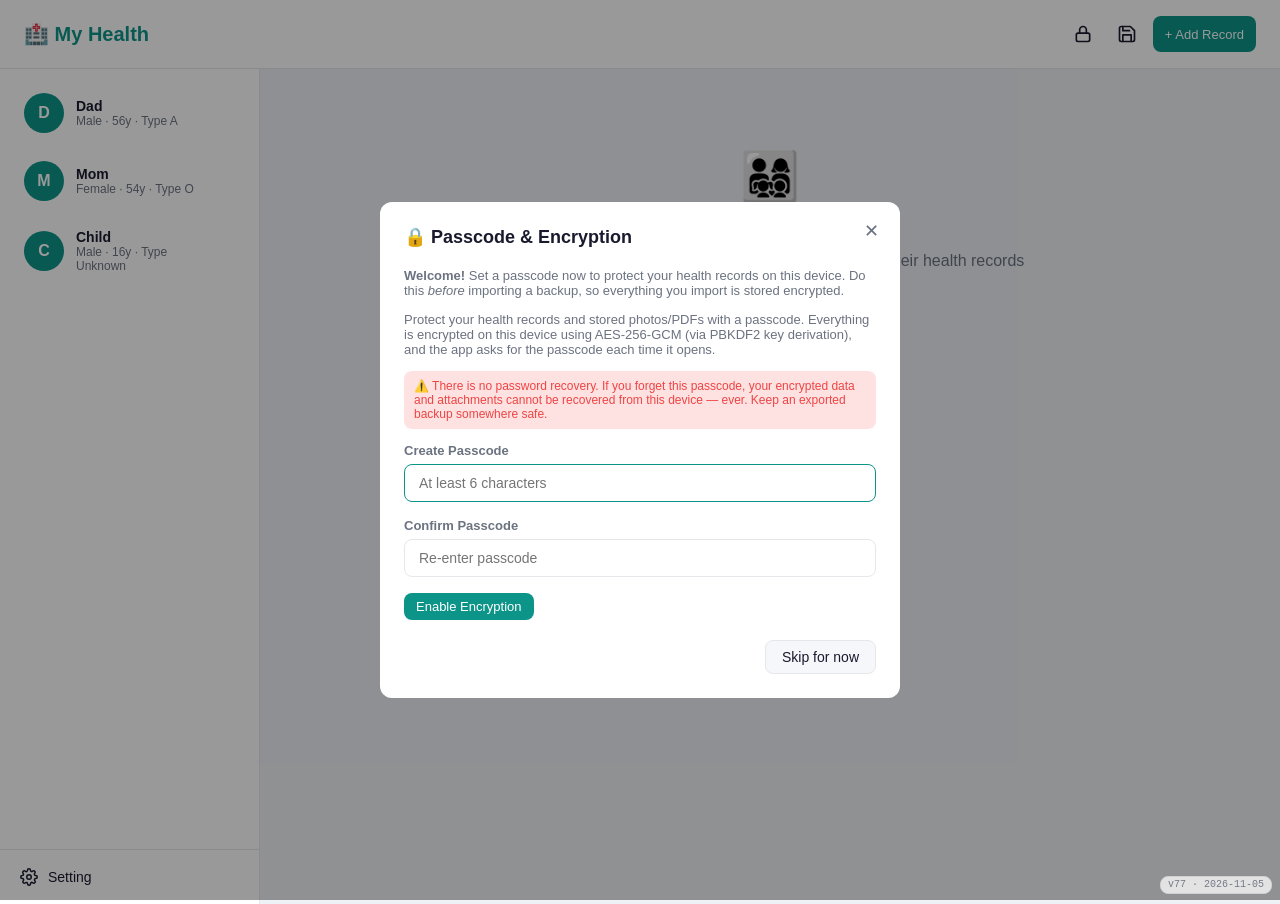
<file: index.html>
<!DOCTYPE html>
<html lang="en">
<head>
  <meta charset="UTF-8">

  <!-- ============================================================
       Content-Security-Policy —— 设计说明 / 风险评估（供以后审计或收紧策略时查阅）
       更新日期：2026-08-09

       目标：降低 XSS 的“利用后果”，而不是依赖它防住已知的输入转义问题
       （转义问题另见 escapeHtml() 的使用审计，已逐一走查全部 innerHTML /
       document.write 渲染路径，未发现未转义的用户输入）。

       1. script-src 用 'self'（外部 app.js 文件），而不是哈希白名单：
          - 本应用是纯静态单文件托管（无后端渲染），无法用随机 nonce（nonce 必须
            每次请求由服务端重新生成且不可预测；写死在静态 HTML 里的 nonce
            对攻击者同样可见，起不到防护作用）。
          - 曾经试过对内联 <script> 整块内容做 SHA-256 哈希白名单，但这个方案
            太脆弱：哈希必须和脚本字节内容精确匹配，本地算好之后 push 到
            GitHub Pages，字节发生了变化（具体原因未完全查清，可能是 git 在
            commit 时做了换行符/编码规整），导致部署后的哈希对不上，整个内联
            脚本被 CSP 拦截，App 白屏——本地测试完全正常，只有部署后才会炸，
            很难排查。
          - 现在把这段脚本整体挪到独立的 app.js 文件，用
            <script src="app.js"></script> 引入。外部脚本文件天然被
            script-src 'self' 覆盖，不需要哈希，也就没有这个脆弱性——同时防护
            效果不变：任何 XSS 注入的内联 <script> 或 onclick= 依然会被 CSP
            拦截，因为它们不是来自 app.js。
          - `scripts/update_csp_hash.py` 和 `.githooks/pre-commit` 是旧哈希方案
            用的维护脚本，现在已经不需要了，保留只是历史记录（可以删除）。

       2. 主文档里原来的 8 处 onclick="..." 已重构成 data-* 属性 + 一个
          document 级别的委托 click 监听器（见文末“Delegated click handler”），
          所以这 8 处不再需要 'unsafe-inline'。已确认：
          - 这 8 处内嵌的都是内部生成的 UUID（m.id / memberId），不是用户输入，
            所以重构前也没有属性逃逸风险，重构主要是为了让 CSP 能去掉
            'unsafe-inline'。
          - 早期版本里有 9 个打印/报告弹窗（printEmergency、printBPLog、
            insOpenPrintWindow 等）各自通过 window.open('','_blank') +
            document.write(...) 生成独立文档，带自己的一份显式 <meta> CSP
            （允许 style-src/script-src unsafe-inline，专为报告用的内联
            <style> 和打印按钮 onclick）。2026-09-20（v41–v44）更新：这套
            弹窗架构已经**全部退役**——9 个报告现在统一走同一个 #printContainer
            in-page 打印路径（见文末"In-app print reports"那段设计说明），
            不再创建任何独立 window/document，因此也就不再有第二份、更宽松
            的 CSP 需要维护或审计；本 <meta> CSP 是全站唯一一份，报告内容
            同样受它约束，不允许任何内联脚本或未加白名单哈希的内联样式。

       3. style-src 现在收紧为 'self'（不再保留 'unsafe-inline'）：
          - 2026-08-10 更新：主文档（index.html + app.js 里渲染主界面的部分）
            原来的约 285 处内联 style="..." 已经全部改造成预先生成的 CSS class
            （见 <style> 块末尾"Auto-generated utility classes"那一段，class 名
            是内容的哈希，机械化生成，保证跟原来的内联值逐字节一致，不是重新
            设计样式）。app.js 里另外 2 处 .style.cssText = '...' 也改成了对单
            个 CSSOM 属性逐条赋值（例如 canvas.style.display = 'block'）——这是
            因为 CSP 的 style-src 限制的是"设置整段内联样式"这个动作（style="..."
            属性本身、setAttribute('style',...)、.style.cssText 整体赋值），
            而不是"用 JS 改一个具体的 CSS 属性"，所以 el.style.width = pct + '%'
            这种逐属性赋值即使没有 unsafe-inline 也一直是允许的，本来就是解决
            "数值随渲染变化、没法提前生成 class"这类情况的标准写法（用在了存储
            空间进度条、保单表单的显示/隐藏切换）。
          - 2026-09-20（v41–v44）更新：上面第 2 点提到的"9 个打印弹窗各自带
            自己一份更宽松 CSP"这个例外已经不存在了——那套弹窗架构已整体退役，
            9 个报告现在都在本文档的 style-src 之下渲染，同样只能用下面这份
            预生成的 CSS class，不存在任何内联样式的例外。
          - 2026-09-23 更新：style-src 的哈希白名单方案已**整体废弃**，改成了
            跟上面第 1 点 script-src 完全一样的思路——把 <style> 块整体挪到
            外部 `styles.css` 文件，用 <link rel="stylesheet" href="styles.css">
            引入，style-src 直接写 'self'，不再需要任何哈希。原因：这套哈希
            方案在生产里已经两次把整个界面弄成"裸奔"（没有任何 CSS 生效）——
            一次是 2026-08-10 刚上线时完全没给 <style> 块留哈希（见下面 ⚠️
            段落），另一次是 v42（2026-09-20）由注释文字里恰好出现了字面意义
            上的 `<style>` 导致哈希提取脚本截错位置；v45 之后还发现过第三种
            变体——注释里出现字面意义上的 `*/` 提前把 CSS 注释截断，导致
            后面紧跟着的一条规则（当时是版本号角标那条）被浏览器整体丢弃、
            但哈希本身照样"算得出来"，CSP 也不报错，纯粹靠界面看着不对才发现。
            三次事故的共同点是：只要 <style> 块里的注释文字凑巧包含几个特定
            字符组合，就会在"哈希照算不误、CSP 毫无报错"的情况下让部分或全部
            样式在浏览器里失效，属于结构性问题，不是能靠"写注释时小心点"
            或"多测试一遍"彻底避免的——因此改用 'self' + 外部文件，跟 script-src
            的解法保持一致：浏览器校验的是"是不是同源的这个文件"，不再是
            "内容有没有一字不差"，普通编辑（包括改注释）不再可能触发这类问题。
            下面这段 ⚠️ 提醒和 `regen-style-hash.py` 脚本本身**只保留作历史
            记录**，说明当初为什么走了哈希这条路、又是怎么踩坑的——现在的
            style-src 已经不再依赖任何哈希，改 <style> 块（其实是 `styles.css`
            了）不需要跑这个脚本，也不需要同步 `_headers`。
          - 【以下这段是 2026-09-23 之前的旧方案记录，仅供历史参考，当前
            style-src 已改用 'self' + 外部 styles.css，不再适用】⚠️ 重要维护
            提醒：下面 style-src 里那个 'sha256-...' 是这个文件里
            <style> 块（从 <style> 到 </style> 之间，逐字节，含空白/换行）的
            哈希。这意味着：以后只要动了这个 <style> 块里的任何一条 CSS 规则
            ——哪怕只加一行——这个哈希就会失效，浏览器会整块拒绝这份样式表，
            页面会变成完全没有样式的原始 HTML（这正是 2026-08-10 第一次上线
            时出现过的真实事故：当时把 style-src 直接收紧成 'self' 又没给
            <style> 块留哈希，导致整个界面直接"裸奔"）。改完 CSS 之后，跑一下
            仓库里的 `python3 regen-style-hash.py`，把打印出来的新哈希同时
            贴进这里的 style-src 和 `_headers` 文件里对应的位置——两处必须
            完全一致，否则浏览器会按两份 CSP 取交集执行，只要有一份哈希不对，
            页面照样会裸奔。

       4. frame-ancestors 没有写进这个 <meta> 标签：
          - 这是 CSP 规范的限制，不是遗漏——frame-ancestors / sandbox 等指令
            通过 <meta http-equiv> 声明时会被浏览器直接忽略，只有通过 HTTP
            响应头（Content-Security-Policy 头）设置才生效。
          - 2026-08-10 更新：已解决——项目改为部署到 Cloudflare Pages，
            通过仓库根目录的 `_headers` 文件下发真正的 HTTP 响应头，
            其中包含 `frame-ancestors 'none'` 以及 `X-Frame-Options: DENY`
            作为旧浏览器的兜底。这个 <meta> CSP 和 `_headers` 里的 CSP
            会被浏览器同时强制执行（取交集，更严格的那个生效），两边内容
            保持一致即可，不会冲突。如果以后改了任一份 CSP 记得同步改
            另一份。GitHub Pages 仍可用于快速本地演示/测试，但不再是
            推荐的生产部署方式，因为它不支持自定义响应头，也就补不上
            点击劫持防护这一块。

       5. img-src 放开了 data: 和 blob:：
          - data: 用于内置的 SVG favicon 以及附件缩略图（图片/PDF 都是先转成
            data URL 存 IndexedDB，渲染时再用）。
          - blob: 用于附件查看器里 <img> 预览图片、以及下载按钮
            （a.href = blob URL）。
          - 这两个 scheme 都只会指向“本机内存里生成的内容”，不会被攻击者
            远程操控成外部地址，风险可控。
          - 2026-08-09 更新：PDF 预览已从 <iframe src="blob:..."> 改为用
            pdf.js 把 PDF 解码后逐页画到 <canvas> 上（做法与
            tax-tracker 一致），不再需要把 blob URL 交给浏览器自己的 PDF
            插件渲染，也就不再需要 frame-src 允许 blob:——干脆把
            frame-src 整条指令删掉，交给 default-src 'none' 兜底，直接禁止
            本页面被任何来源 <iframe> 嵌入内容，比之前的 'self' blob: 更严格。
          - worker-src 'self' 用于加载 ./lib/pdfjs-6.4.299/pdf.worker.min.mjs（pdf.js 的
            后台线程），vendored 在本地，不引入任何第三方源。

       6. connect-src 'self'：应用是离线优先、纯本地存储（IndexedDB），代码里
          没有 fetch()/XMLHttpRequest 调用，理论上可以设成 'none'，但留 'self'
          是为了不影响 Service Worker 自身的资源请求，且几乎不增加实际风险。
     ============================================================ -->
  <!-- v73: the Google hosts below exist only for the optional Google Drive sync
       (drive-sync.js): Google's sign-in script and the Drive API (appDataFolder only).
       The sign-in script is loaded on demand, never for people who do not connect Drive.
       Without Drive sync, remove them again to get the old fully-closed policy back. -->
  <meta http-equiv="Content-Security-Policy" content="
    default-src 'none';
    script-src 'self' https://accounts.google.com/gsi/client;
    style-src 'self' https://accounts.google.com/gsi/style;
    img-src 'self' data: blob:;
    font-src 'self';
    connect-src 'self' https://accounts.google.com/gsi/ https://www.googleapis.com https://oauth2.googleapis.com;
    frame-src https://accounts.google.com/gsi/;
    worker-src 'self';
    manifest-src 'self';
    object-src 'none';
    base-uri 'none';
    form-action 'none';
  ">

  <meta name="viewport" content="width=device-width, initial-scale=1.0">
  <title>My Health</title>
  <meta name="description" content="Health records tracker with on-device encryption, works offline as an installable app.">
  <meta name="theme-color" content="#0d9488">
  <meta name="apple-mobile-web-app-capable" content="yes">
  <meta name="apple-mobile-web-app-status-bar-style" content="black-translucent">
  <meta name="apple-mobile-web-app-title" content="My Health">
  <link rel="manifest" href="manifest.json">
  <link rel="icon" type="image/png" sizes="32x32" href="icons/icon-32.png">
  <link rel="icon" type="image/png" sizes="16x16" href="icons/icon-16.png">
  <link rel="icon" type="image/svg+xml" href="data:image/svg+xml,%3Csvg xmlns='http://www.w3.org/2000/svg' viewBox='0 0 64 64'%3E%3Cdefs%3E%3ClinearGradient id='g' x1='0' y1='0' x2='1' y2='1'%3E%3Cstop offset='0' stop-color='%234f7cff'/%3E%3Cstop offset='1' stop-color='%2310b981'/%3E%3C/linearGradient%3E%3C/defs%3E%3Crect width='64' height='64' rx='14' fill='url(%23g)'/%3E%3Cpath d='M32 15c-9-11-24-2-22 10 1.5 9 12 16 22 24 10-8 20.5-15 22-24 2-12-13-21-22-10z' fill='white' opacity='0.95'/%3E%3Crect x='27.5' y='24' width='9' height='22' rx='2' fill='%234f7cff'/%3E%3Crect x='20' y='31.5' width='24' height='9' rx='2' fill='%234f7cff'/%3E%3C/svg%3E">
  <link rel="apple-touch-icon" sizes="180x180" href="icons/icon-180.png">
  <link rel="shortcut icon" href="favicon.ico">
  <script src="lib/jszip.min.js"></script>
  <!--
    pdf.js is loaded from inside app.js via dynamic import(), not from a
    <script> tag here - see the pdfjsLibPromise comment in app.js for why
    (pdfjs-dist 4.x+ only ships ES module builds, and a `type="module"`
    tag here would race against app.js's own (classic, non-deferred) load
    order). Vendored locally at ./lib/pdfjs-6.4.299/pdf.min.mjs + ./lib/pdfjs-6.4.299/pdf.worker.min.mjs (v50: version-named folder)
    (pdfjs-dist) rather than a CDN, so script-src can stay 'self' with no
    CDN origin or SRI hash to keep in sync. Used by the attachment viewer
    to render PDF pages onto <canvas> instead of handing a blob URL to the
    browser's own PDF plugin (see openAttachment() in app.js for why).
  -->
  <link rel="stylesheet" href="styles.css">
</head>
<body>
  <div id="offlineBanner" class="s-99a28ff6">
    📶 You're offline — the app keeps working; changes are saved on this device.
  </div>
  <!-- Version badge: deliberately placed outside/above #appLockScreen's stacking context
       (z-index 10001 > lock screen's 9999) so it stays visible even before the passcode is
       entered. Text is filled in by app.js from APP_VERSION/APP_VERSION_DATE — this is a
       "what code shipped" label only, unrelated to whether data is unlocked. -->
  <div id="versionBadge" class="s-00642396"></div>
  <!-- Full-app lock screen, shown before ANY data loads when encryption is enabled -->
  <div id="appLockScreen" class="s-65a77d96">
    <div class="s-0e7d5f49">
      <div class="s-0f5283bc">🔒</div>
      <h2 class="s-bdfc2dc5">My Health is Locked</h2>
      <p class="s-02225414">Enter your passcode to unlock your data.</p>
      <div class="form-group">
        <input type="text" class="form-input s-passcode-mask" id="appLockPasscodeInput" placeholder="Passcode" autocomplete="off" autocapitalize="off" autocorrect="off" spellcheck="false" inputmode="none">
      </div>
      <div class="numpad" id="appLockNumpad">
        <button type="button" class="numpad-btn" data-numpad-digit="1">1</button>
        <button type="button" class="numpad-btn" data-numpad-digit="2">2</button>
        <button type="button" class="numpad-btn" data-numpad-digit="3">3</button>
        <button type="button" class="numpad-btn" data-numpad-digit="4">4</button>
        <button type="button" class="numpad-btn" data-numpad-digit="5">5</button>
        <button type="button" class="numpad-btn" data-numpad-digit="6">6</button>
        <button type="button" class="numpad-btn" data-numpad-digit="7">7</button>
        <button type="button" class="numpad-btn" data-numpad-digit="8">8</button>
        <button type="button" class="numpad-btn" data-numpad-digit="9">9</button>
        <button type="button" class="numpad-btn numpad-btn-action" id="appLockNumpadToggle" title="Passcode has letters? Switch to keyboard">⌨️</button>
        <button type="button" class="numpad-btn" data-numpad-digit="0">0</button>
        <button type="button" class="numpad-btn numpad-btn-action" id="appLockNumpadBackspace" title="Backspace">⌫</button>
      </div>
      <div id="appLockError" class="s-0100dc7f"></div>
      <button class="btn btn-primary s-8588e44d" id="btnAppLockUnlock">Unlock</button>
      <div id="appLockBioDivider" class="s-e5a1765a">or</div>
      <button class="btn btn-secondary s-6a99e687" id="btnAppLockBio">🫆 Unlock with Face ID / Fingerprint</button>
      <div class="lock-reset-wrap"><button type="button" class="lock-reset-link" id="btnAppLockReset">Forgot passcode? Reset app data</button></div>
    </div>
  </div>
  <div class="header">
    <div class="s-3b6fff87">
      <button class="sidebar-toggle" id="btnSidebarToggle" title="Show family members">☰</button>
      <div class="header-title">
        <h1>🏥 My Health</h1>
        <button type="button" class="sync-badge" id="driveSyncBadge" hidden></button>
      </div>
    </div>
    <div class="header-actions">
      <button class="btn btn-secondary btn-sm s-hidden" id="btnConflicts">⚠️ Conflicts (<span id="conflictCount">0</span>)</button>
      <input type="file" id="importFile" accept=".json,.zip" class="s-cb458930">
      <button type="button" class="icon-btn" id="btnLockHeader" title="Lock" aria-label="Lock">
        <svg viewBox="0 0 24 24" width="20" height="20" fill="none" stroke="currentColor" stroke-width="2" stroke-linecap="round" stroke-linejoin="round" aria-hidden="true"><rect x="4" y="11" width="16" height="10" rx="2"/><path d="M8 11V7a4 4 0 0 1 8 0v4"/></svg>
      </button>
      <button type="button" class="icon-btn" id="btnSaveHeader" title="Save backup (ZIP)" aria-label="Save backup (ZIP)">
        <svg viewBox="0 0 24 24" width="20" height="20" fill="none" stroke="currentColor" stroke-width="2" stroke-linecap="round" stroke-linejoin="round" aria-hidden="true"><path d="M19 21H5a2 2 0 0 1-2-2V5a2 2 0 0 1 2-2h11l5 5v11a2 2 0 0 1-2 2z"/><path d="M17 21v-8H7v8"/><path d="M7 3v5h8"/></svg>
      </button>
      <button class="btn btn-primary btn-sm" id="btnAddRecord">+ Add Record</button>
    </div>
  </div>
  <div class="container">
    <div class="sidebar-backdrop" id="sidebarBackdrop"></div>
    <div class="sidebar" id="sidebarPanel">
      <div class="member-list" id="memberList"></div>
      <div class="sidebar-reports" id="sidebarReports"></div>
      <div class="sidebar-foot">
        <button type="button" class="sidebar-setting" id="btnSettings">
          <svg viewBox="0 0 24 24" width="18" height="18" fill="none" stroke="currentColor" stroke-width="2" stroke-linecap="round" stroke-linejoin="round" aria-hidden="true"><circle cx="12" cy="12" r="3"/><path d="M19.4 15a1.65 1.65 0 0 0 .33 1.82l.06.06a2 2 0 1 1-2.83 2.83l-.06-.06a1.65 1.65 0 0 0-1.82-.33 1.65 1.65 0 0 0-1 1.51V21a2 2 0 1 1-4 0v-.09a1.65 1.65 0 0 0-1-1.51 1.65 1.65 0 0 0-1.82.33l-.06.06a2 2 0 1 1-2.83-2.83l.06-.06a1.65 1.65 0 0 0 .33-1.82 1.65 1.65 0 0 0-1.51-1H3a2 2 0 1 1 0-4h.09a1.65 1.65 0 0 0 1.51-1 1.65 1.65 0 0 0-.33-1.82l-.06-.06a2 2 0 1 1 2.83-2.83l.06.06a1.65 1.65 0 0 0 1.82.33h0a1.65 1.65 0 0 0 1-1.51V3a2 2 0 1 1 4 0v.09a1.65 1.65 0 0 0 1 1.51h0a1.65 1.65 0 0 0 1.82-.33l.06-.06a2 2 0 1 1 2.83 2.83l-.06.06a1.65 1.65 0 0 0-.33 1.82v0a1.65 1.65 0 0 0 1.51 1H21a2 2 0 1 1 0 4h-.09a1.65 1.65 0 0 0-1.51 1z"/></svg>
          <span class="sidebar-setting-label">Setting</span>
        </button>
      </div>
    </div>

    <div class="main" id="mainContent"></div>
  </div>

  <!-- Settings Modal -->
  <div class="modal-overlay" id="settingsModal">
    <div class="modal settings-modal">
      <div class="modal-header">⚙️ Setting</div>

      <div class="set-section">
        <div class="set-title">Family</div>
        <button type="button" class="set-row" id="btnAddMember" data-close-settings>➕ Add Member</button>
      </div>

      <div class="set-section">
        <div class="set-title">Backup &amp; transfer</div>
        <button type="button" class="set-row" id="btnExport" data-close-settings>📥 Export All</button>
        <button type="button" class="set-row" id="btnExportMember" data-close-settings>📤 Export Member</button>
        <button type="button" class="set-row" id="btnImport" data-close-settings>📥 Import</button>
        <button type="button" class="set-row" id="btnZip" data-close-settings>📦 Pack ZIP</button>
      </div>

      <div class="set-section">
        <div class="set-title">Security</div>
        <button type="button" class="set-row" id="btnSecurity" data-close-settings>🔒 Passcode &amp; biometrics</button>
        <div class="set-field">
          <label class="set-label" for="autoLockSelect">Auto-lock after inactivity</label>
          <select class="form-select" id="autoLockSelect">
            <option value="0">Off</option>
            <option value="1">1 minute</option>
            <option value="2">2 minutes</option>
            <option value="5">5 minutes</option>
            <option value="10">10 minutes</option>
            <option value="15">15 minutes</option>
            <option value="30">30 minutes</option>
          </select>
          <div class="set-hint" id="autoLockHint"></div>
        </div>
      </div>

      <div class="set-section">
        <div class="set-title">Google Drive sync</div>
        <div class="set-hint" id="driveStatus"></div>
        <button type="button" class="set-row" id="btnDriveConnect">☁️ Connect Google Drive</button>
        <button type="button" class="set-row" id="btnDriveSyncNow">🔄 Sync now</button>
        <button type="button" class="set-row" id="btnDriveDisconnect">⛔ Disconnect</button>
      </div>

      <div class="set-section">
        <div class="set-title">Storage</div>
        <button type="button" class="set-row" id="btnCompact">🗜️ Compact Photos</button>
        <button type="button" class="set-row" id="btnDedupePhotos">🧹 Remove duplicate photos</button>
        <div id="storageMeter" class="s-21aa4b42"></div>
      </div>

      <div class="set-section" id="setDangerSection">
        <div class="set-title">Danger zone</div>
        <button type="button" class="set-row set-row-danger" id="btnReset" data-close-settings>🗑️ Clear All Data</button>
      </div>

      <div class="modal-actions">
        <button class="btn btn-secondary" id="btnCloseSettings">Close</button>
      </div>
    </div>
  </div>

  <!-- Member Modal -->
  <div class="modal-overlay" id="memberModal">
    <div class="modal">
      <div class="modal-header">Add Family Member</div>
      <div class="form-row">
        <div class="form-group">
          <label class="form-label">Name *</label>
          <input class="form-input" id="mName" placeholder="e.g. Dad">
        </div>
        <div class="form-group">
          <label class="form-label">Chinese Name (optional)</label>
          <input class="form-input" id="mNameZh" placeholder="e.g. 爸爸">
        </div>
      </div>
      <div class="form-row">
        <div class="form-group">
          <label class="form-label">Avatar Letter (from Chinese name)</label>
          <select class="form-select" id="mNameZhAvatarIdx">
            <option value="1">1st character</option>
            <option value="2">2nd character</option>
            <option value="3">3rd character</option>
          </select>
        </div>
      </div>
      <div class="form-row">
        <div class="form-group">
          <label class="form-label">Gender</label>
          <select class="form-select" id="mGender">
            <option value="Male">Male</option>
            <option value="Female">Female</option>
          </select>
        </div>
        <div class="form-group">
          <label class="form-label">Birth Date</label>
          <input class="form-input" type="date" id="mBirth">
        </div>
      </div>
      <div class="form-row">
        <div class="form-group">
          <label class="form-label">Blood Type</label>
          <select class="form-select" id="mBlood">
            <option value="Unknown">Unknown</option>
            <option value="A">A</option>
            <option value="B">B</option>
            <option value="AB">AB</option>
            <option value="O">O</option>
          </select>
        </div>
        <div class="form-group">
          <label class="form-label">Height (cm)</label>
          <input class="form-input" type="number" id="mHeight" placeholder="170">
        </div>
      </div>
      <div class="form-group">
        <label class="form-label">Blood Type Test Report (optional)</label>
        <input type="file" id="mBloodAttachment" accept="image/*,.pdf" class="s-cb458930">
        <div class="file-input-area s-3f866ca0" id="bloodFileDropArea">
          <div class="s-c16bedce">📎 Click to attach proof (photo/PDF of blood test result)</div>
        </div>
        <div class="attachment-list" id="bloodAttachmentPreview"></div>
      </div>
      <div class="form-group">
        <label class="form-label">Allergies</label>
        <input class="form-input" id="mAllergies" placeholder="e.g. Penicillin, Peanuts (comma separated)">
      </div>
      <div class="form-group">
        <label class="form-label">Medical History</label>
        <textarea class="form-textarea" id="mHistory" placeholder="e.g. Hypertension for 5 years, appendectomy in 2020"></textarea>
      </div>
      <div class="form-group">
        <label class="form-label">Emergency Contact</label>
        <input class="form-input" id="mEmergency" placeholder="Name - Phone">
      </div>
      <div class="modal-actions">
        <button class="btn btn-secondary" id="btnCancelMember">Cancel</button>
        <button class="btn btn-primary" id="btnSaveMember">Save</button>
      </div>
    </div>
  </div>

  <!-- Record Modal -->
  <div class="modal-overlay" id="recordModal">
    <div class="modal">
      <div class="modal-header">Add Health Record</div>
      <div class="form-row">
        <div class="form-group" id="rDateGroup">
          <label class="form-label">Date</label>
          <input class="form-input" type="date" id="rDate">
        </div>
        <div class="form-group" id="rExpiryGroup" hidden>
          <label class="form-label">Expiry date (optional)</label>
          <input class="form-input" type="date" id="rExpiry">
        </div>
        <div class="form-group" id="rShareGroup" hidden>
          <div class="toggle-row">
            <label class="toggle-switch">
              <input type="checkbox" id="rShared">
              <span class="toggle-slider"></span>
            </label>
            <span class="cab-share-label">👪 Share with the whole family</span>
          </div>
          <div class="cab-share-note" id="rSharedNote"></div>
        </div>
        <div class="form-group" id="rTypeGroup">
          <label class="form-label">Type</label>
          <select class="form-select" id="rType">
            <option value="Checkup">🏥 Checkup</option>
            <option value="Vaccine">💉 Vaccine</option>
            <option value="Illness">🤒 Illness</option>
            <option value="Hospitalization">🚑 Hospitalization</option>
            <option value="Medication">💊 Medication</option>
            <option value="Lab Test">🔬 Lab Test</option>
            <option value="Monitoring">📊 Monitoring</option>
          </select>
        </div>
      </div>
      <div class="form-group">
        <label class="form-label" id="rTitleLabel">Title</label>
        <input class="form-input" id="rTitle" placeholder="e.g. Annual Physical">
      </div>

      <div id="vitalsSection">
        <label class="form-label">Vitals (Optional)</label>
        <div class="vitals-grid">
          <div class="vital-input">
            <input class="form-input" type="number" id="vSystolic" placeholder="120">
            <div class="vital-unit">Systolic mmHg</div>
          </div>
          <div class="vital-input">
            <input class="form-input" type="number" id="vDiastolic" placeholder="80">
            <div class="vital-unit">Diastolic mmHg</div>
          </div>
          <div class="vital-input">
            <input class="form-input" type="number" id="vHeartRate" placeholder="72">
            <div class="vital-unit">Heart Rate bpm</div>
          </div>
          <div class="vital-input">
            <input class="form-input" type="number" step="0.1" id="vTemp" placeholder="36.5">
            <div class="vital-unit">Temp °C</div>
          </div>
          <div class="vital-input">
            <input class="form-input" type="number" id="vGlucose" placeholder="5.6">
            <div class="vital-unit">Glucose mmol/L</div>
          </div>
          <div class="vital-input">
            <input class="form-input" type="number" step="0.1" id="vWeight" placeholder="65">
            <div class="vital-unit">Weight kg</div>
          </div>
        </div>
      </div>

      <div class="form-group s-a8129340">
        <label class="form-label" id="rDetailsLabel">Details</label>
        <textarea class="form-textarea" id="rDetails" placeholder="Symptoms, doctor notes, prescriptions..."></textarea>
      </div>
      <div class="form-group" id="rTagsGroup">
        <label class="form-label">Tags (comma separated)</label>
        <input class="form-input" id="rTags" placeholder="e.g. annual,cardio,followup">
      </div>

      <div class="form-group">
        <label class="form-label">Attachments (Photo / PDF)</label>
        <input type="file" id="rAttachments" multiple accept="image/*,.pdf" class="s-cb458930">
        <div class="file-input-area" id="fileDropArea">
          <div class="s-9cc6e2bf">📎</div>
          <div class="s-258b2104">Click to select files</div>
          <div class="s-b19c5286">JPG, PNG, PDF supported - stored in the app, click any attachment later to view it</div>
        </div>
        <div class="attachment-list" id="attachmentPreview"></div>
      </div>

      <div class="modal-actions">
        <button class="btn btn-secondary" id="btnCancelRecord">Cancel</button>
        <button class="btn btn-primary" id="btnSaveRecord">Save</button>
      </div>
    </div>
  </div>

  <!-- Report Preview Modal -->
  <div class="modal-overlay" id="reportModal">
    <div class="modal s-aa203e33">
      <div class="modal-header" id="reportModalTitle">Report Preview</div>
      <div id="reportModalSummary" class="s-29081c18"></div>
      <div id="reportModalAttachments"></div>
      <div class="modal-actions">
        <button class="btn btn-secondary" id="btnCancelReport">Close</button>
        <button class="btn btn-primary" id="btnPrintReport">👁️ View Report</button>
      </div>
    </div>
  </div>

  <!-- Attachment Viewer Modal (images/PDFs render in-page - no window.open,
       which flickers/opens behind the app when installed as a standalone PWA) -->
  <div class="modal-overlay" id="attachmentViewerModal">
    <div class="modal s-903e43f6">
      <div class="modal-header" id="attachmentViewerTitle">Attachment</div>
      <div id="attachmentViewerBody" class="s-b5219e15"></div>
      <div class="modal-actions">
        <button class="btn btn-secondary" id="btnCloseAttachmentViewer">Close</button>
        <a class="btn btn-primary s-8fdce8d5" id="btnDownloadAttachment" download>⬇️ Download</a>
      </div>
    </div>
  </div>

  <!-- Custom Reminder Modal -->
  <div class="modal-overlay" id="reminderModal">
    <div class="modal">
      <div class="modal-header" id="reminderModalTitle">Add Reminder</div>
      <div class="form-group">
        <label class="form-label">Title</label>
        <input class="form-input" id="cReminderTitle" placeholder="e.g. Hepatitis B Antibody Test">
      </div>
      <div class="form-row">
        <div class="form-group">
          <label class="form-label">Due Date</label>
          <input class="form-input" type="date" id="cReminderDate">
        </div>
        <div class="form-group">
          <label class="form-label">Repeat</label>
          <select class="form-select" id="cReminderRepeat">
            <option value="0">Does not repeat</option>
            <option value="6">Every 6 months</option>
            <option value="12">Every year</option>
            <option value="24">Every 2 years</option>
            <option value="36">Every 3 years</option>
            <option value="60">Every 5 years</option>
          </select>
        </div>
      </div>
      <div class="form-group">
        <label class="form-label">Notes (optional)</label>
        <input class="form-input" id="cReminderNotes" placeholder="e.g. Check titre level, bring past results">
      </div>
      <div class="modal-actions">
        <button class="btn btn-secondary" id="btnCancelReminder">Cancel</button>
        <button class="btn btn-primary" id="btnSaveReminder">Save</button>
      </div>
    </div>
  </div>

  <!-- Daily Plan: add/edit medicine -->
  <div class="modal-overlay" id="planItemModal">
    <div class="modal">
      <div class="modal-header" id="planItemModalTitle">Add medicine</div>
      <div class="form-row">
        <div class="form-group">
          <label class="form-label" for="piName">Name</label>
          <input class="form-input" id="piName" maxlength="80" placeholder="e.g. Amoxicillin">
        </div>
        <div class="form-group">
          <label class="form-label" for="piKind">Type</label>
          <select class="form-select" id="piKind">
            <option value="supplement">Supplement</option>
            <option value="medication">Medication</option>
          </select>
        </div>
      </div>
      <div class="form-row">
        <div class="form-group">
          <label class="form-label" for="piDose">Dose</label>
          <input class="form-input" id="piDose" maxlength="60" placeholder="e.g. 500 mg, 2 capsules">
        </div>
        <div class="form-group">
          <label class="form-label" for="piMeal">With food</label>
          <select class="form-select" id="piMeal">
            <option value="any">Any time</option>
            <option value="before">Before meal</option>
            <option value="with">With meal</option>
            <option value="after">After meal</option>
            <option value="empty">Empty stomach</option>
          </select>
        </div>
      </div>
      <div class="form-group">
        <label class="form-label" for="piPlan">Plan</label>
        <select class="form-select" id="piPlan"></select>
      </div>
      <div class="form-group">
        <label class="form-label" for="piMode">Schedule</label>
        <select class="form-select" id="piMode">
          <option value="slots">At set times of day</option>
          <option value="interval">Every N hours (e.g. every 8 hours)</option>
          <option value="asNeeded">As needed (log each dose)</option>
        </select>
      </div>
      <div id="piSlotsWrap">
        <div class="form-group">
          <label class="form-label">When</label>
          <div class="plan-slot-list" id="piSlots"></div>
        </div>
        <div class="form-group">
          <label class="form-label" for="piTime">Exact time (optional, when only one time of day is picked)</label>
          <input class="form-input" type="time" id="piTime">
        </div>
        <div class="form-group s-hidden" id="piStartSlotWrap">
          <label class="form-label" for="piStartSlot">First day starts with</label>
          <select class="form-input" id="piStartSlot"></select>
          <div class="plan-sub">Earlier times of day on the start date are not counted as skipped or missed.</div>
        </div>
      </div>
      <div id="piIntervalWrap" class="s-hidden">
        <div class="form-group">
          <label class="form-label" for="piHours">Hours between doses</label>
          <div class="plan-picker" id="piHoursPicker"></div>
          <input class="form-input" type="number" id="piHours" min="1" max="72" step="1" value="8" aria-label="Hours between doses">
        </div>
        <div class="form-group">
          <label class="form-label" for="piFirst">First dose at</label>
          <input class="form-input" type="time" id="piFirst">
          <div class="plan-sub" id="piFirstHint"></div>
        </div>
        <p class="plan-sub">The next dose is counted from the dose you actually take, so a late dose moves the next one later too. The app cannot ring an alarm - use your phone's alarm for night doses.</p>
      </div>
      <div class="form-group">
        <label class="form-label">Icon</label>
        <div class="plan-picker" id="piIconPicker"></div>
      </div>
      <div class="form-group">
        <label class="form-label">Color</label>
        <div class="plan-picker" id="piColorPicker"></div>
      </div>
      <div class="form-row">
        <div class="form-group">
          <label class="form-label" for="piStart">Start date</label>
          <input class="form-input" type="date" id="piStart">
        </div>
        <div class="form-group">
          <label class="form-label" for="piEnd">End date (optional)</label>
          <input class="form-input" type="date" id="piEnd">
        </div>
      </div>
      <div class="plan-sub" id="piDateHint"></div>
      <div class="form-group">
        <label class="form-label" for="piNote">Note (optional)</label>
        <input class="form-input" id="piNote" maxlength="200" placeholder="e.g. finish the whole course">
      </div>
      <div class="plan-sub plan-ok" id="piMsg" role="status"></div>
      <div class="modal-actions">
        <button class="btn btn-danger s-hidden" id="btnDeletePlanItem">Delete</button>
        <button class="btn btn-secondary" id="btnCancelPlanItem">Cancel</button>
        <button class="btn btn-secondary" id="btnSaveAddAnother">Save &amp; add another</button>
        <button class="btn btn-primary" id="btnSavePlanItem">Save</button>
      </div>
    </div>
  </div>

  <!-- Daily Plan: plan (course) -->
  <div class="modal-overlay" id="planEditModal">
    <div class="modal">
      <div class="modal-header" id="planEditTitle">New plan</div>
      <div class="form-group">
        <label class="form-label" for="plName">Plan name</label>
        <input class="form-input" id="plName" maxlength="80" placeholder="e.g. Flu - Dr Lim">
      </div>
      <div class="form-group">
        <label class="form-label" for="plNote">Note (optional)</label>
        <input class="form-input" id="plNote" maxlength="200" placeholder="e.g. clinic, reason, doctor's advice">
      </div>
      <div class="form-row">
        <div class="form-group">
          <label class="form-label" for="plStart">Start date</label>
          <input class="form-input" type="date" id="plStart">
        </div>
        <div class="form-group">
          <label class="form-label" for="plEnd">End date (optional)</label>
          <input class="form-input" type="date" id="plEnd">
        </div>
      </div>
      <p class="plan-sub">Medicines in a plan follow its dates unless you give a medicine its own.</p>
      <div id="plDanger" class="plan-danger s-hidden">
        <button class="btn btn-secondary btn-sm" id="btnClearPlanHistory">Delete calendar history…</button>
        <button class="btn btn-danger btn-sm" id="btnDeletePlan">Delete plan…</button>
      </div>
      <div class="modal-actions">
        <button class="btn btn-secondary" id="btnCancelPlan">Cancel</button>
        <button class="btn btn-primary" id="btnSavePlan">Save</button>
      </div>
    </div>
  </div>

  <!-- Daily Plan: skip a dose (optional reason goes into that day's note) -->
  <div class="modal-overlay" id="planSkipModal">
    <div class="modal">
      <div class="modal-header">Skip this dose?</div>
      <p class="plan-sub">Optional - tap a reason to add it to today's note.</p>
      <div class="plan-picker" id="planSkipChips"></div>
      <div class="modal-actions">
        <button class="btn btn-secondary" id="btnCancelSkip">Cancel</button>
        <button class="btn btn-primary" id="btnConfirmSkip">Skip dose</button>
      </div>
    </div>
  </div>

  <!-- Daily Plan: one calendar day -->
  <div class="modal-overlay" id="planDayModal">
    <div class="modal">
      <div class="modal-header" id="planDayTitle"></div>
      <div id="planDayBody"></div>
      <div class="modal-actions">
        <button class="btn btn-danger btn-sm" id="btnDeleteDay">Delete this day…</button>
        <button class="btn btn-secondary btn-sm" id="btnAddDayRecord">+ Add record</button>
        <button class="btn btn-secondary" id="btnClosePlanDay">Close</button>
        <button class="btn btn-primary" id="btnSaveDayNotes">Save notes</button>
      </div>
    </div>
  </div>

  <!-- Daily Plan: time-slot names and times (per member) -->
  <div class="modal-overlay" id="planSlotsModal">
    <div class="modal">
      <div class="modal-header">⏱ Time slots</div>
      <p class="plan-sub">Set when each part of the day usually is for this person. Past history is not affected.</p>
      <div class="plan-slot-edit"><input class="form-input" id="psLabel_morning" maxlength="20" aria-label="Morning name"><input class="form-input" type="time" id="psTime_morning" aria-label="Morning time"></div>
      <div class="plan-slot-edit"><input class="form-input" id="psLabel_noon" maxlength="20" aria-label="Noon name"><input class="form-input" type="time" id="psTime_noon" aria-label="Noon time"></div>
      <div class="plan-slot-edit"><input class="form-input" id="psLabel_evening" maxlength="20" aria-label="Evening name"><input class="form-input" type="time" id="psTime_evening" aria-label="Evening time"></div>
      <div class="plan-slot-edit"><input class="form-input" id="psLabel_bedtime" maxlength="20" aria-label="Bedtime name"><input class="form-input" type="time" id="psTime_bedtime" aria-label="Bedtime time"></div>
      <div class="modal-actions">
        <button class="btn btn-secondary" id="btnCancelPlanSlots">Cancel</button>
        <button class="btn btn-primary" id="btnSavePlanSlots">Save</button>
      </div>
    </div>
  </div>

  <!-- Conflict Review Modal (build order step 5) -->
  <div class="modal-overlay" id="conflictModal">
    <div class="modal s-conflict-modal">
      <div class="modal-header">⚠️ Review Conflicting Edits</div>
      <div class="s-06d0d891">
        These fields or entries were edited on both sides since the last sync. Your device's version is showing for each right now — pick which to keep, or (where offered) keep both as separate entries.
      </div>
      <div id="conflictListBody"></div>
      <div class="modal-actions">
        <button class="btn btn-secondary" id="btnCloseConflicts">Close</button>
      </div>
    </div>
  </div>

  <!-- Security / Encryption Modal -->
  <div class="modal-overlay" id="securityModal">
    <div class="modal">
      <div class="modal-header">🔒 Passcode &amp; Encryption</div>
      <div id="securitySetupSection">
        <p class="s-20172216 s-hidden" id="secFirstRunIntro">
          <strong>Welcome!</strong> Set a passcode now to protect your health records on this device.
          Do this <em>before</em> importing a backup, so everything you import is stored encrypted.
        </p>
        <p class="s-20172216">
          Protect your health records and stored photos/PDFs with a passcode. Everything is encrypted on this
          device using AES-256-GCM (via PBKDF2 key derivation), and the app asks for the passcode each time it opens.
        </p>
        <p class="s-52b1c46e">
          ⚠️ There is no password recovery. If you forget this passcode, your encrypted data and attachments
          cannot be recovered from this device — ever. Keep an exported backup somewhere safe.
        </p>
        <div class="form-group">
          <label class="form-label">Create Passcode</label>
          <input type="text" class="form-input s-passcode-mask" id="secPasscode1" placeholder="At least 6 characters" autocomplete="off" autocapitalize="off" autocorrect="off" spellcheck="false">
        </div>
        <div class="form-group">
          <label class="form-label">Confirm Passcode</label>
          <input type="text" class="form-input s-passcode-mask" id="secPasscode2" placeholder="Re-enter passcode" autocomplete="off" autocapitalize="off" autocorrect="off" spellcheck="false">
        </div>
        <div id="secSetupError" class="s-e36c2361"></div>
        <button class="btn btn-primary btn-sm" id="btnEnableEncryption">Enable Encryption</button>
      </div>
      <div id="securityManageSection" class="s-93b8ea5b">
        <div class="s-bab615f4">
          <span class="tag tag-green">🔒 Encryption ON</span>
          <span id="secLockStatus" class="s-c16bedce"></span>
        </div>
        <div class="s-c1a0f1ad">
          <button class="btn btn-secondary btn-sm" id="btnLockNow">🔒 Lock Now</button>
          <button class="btn btn-secondary btn-sm" id="btnReencryptAll">Re-encrypt All Attachments</button>
          <button class="btn btn-danger btn-sm" id="btnDisableEncryption">Disable Encryption</button>
        </div>
        <p class="s-c16bedce">💡 When you click Export / Pack ZIP, you'll get to choose per-export whether to encrypt that backup file.</p>

        <div id="bioSection" class="s-632bb11a">
          <div class="s-06847bd2">🫆 Face ID / Touch ID / Fingerprint</div>
          <div id="bioNotSupported" class="s-e984adc0">This browser or device doesn't support biometric unlock (WebAuthn platform authenticator with PRF).</div>
          <div id="bioEnrollBox" class="s-93b8ea5b">
            <p class="s-c2c1a4cf">Unlock with your device's Face ID / Touch ID / fingerprint instead of typing your passcode every time. Confirm your current passcode once to set this up on this device.</p>
            <div class="form-group">
              <input type="text" class="form-input s-passcode-mask" id="bioConfirmPasscode" placeholder="Current passcode" autocomplete="off" autocapitalize="off" autocorrect="off" spellcheck="false">
            </div>
            <div id="bioSetupError" class="s-e36c2361"></div>
            <button class="btn btn-secondary btn-sm" id="btnEnableBiometric">Enable Biometric Unlock</button>
          </div>
          <div id="bioEnabledBox" class="s-0add2754">
            <span class="tag tag-green">🫆 Biometric unlock ON (this device)</span>
            <button class="btn btn-danger btn-sm" id="btnRemoveBiometric">Remove</button>
          </div>
          <p class="s-8f340078">Biometric unlock is a per-device convenience: it's set up separately on each device/browser and never leaves this device.</p>
        </div>
      </div>
      <div class="modal-actions">
        <button class="btn btn-secondary" id="btnCloseSecurity">Close</button>
      </div>
    </div>
  </div>

  <!-- Unlock Modal (lazy prompt, shown only when an encrypted attachment is opened/added) -->
  <div class="modal-overlay" id="unlockModal">
    <div class="modal s-ffad898c">
      <div class="modal-header">🔒 Unlock Attachments</div>
      <p class="s-d163f8c4">Enter your passcode to view or add encrypted attachments.</p>
      <button class="btn btn-secondary s-50204300" id="btnBioUnlock">🫆 Unlock with Face ID / Fingerprint</button>
      <div id="bioUnlockDivider" class="s-79e8385f">or enter passcode</div>
      <div class="form-group">
        <input type="text" class="form-input s-passcode-mask" id="unlockPasscodeInput" placeholder="Passcode" autocomplete="off" autocapitalize="off" autocorrect="off" spellcheck="false" inputmode="none">
      </div>
      <div class="numpad" id="unlockNumpad">
        <button type="button" class="numpad-btn" data-numpad-digit="1">1</button>
        <button type="button" class="numpad-btn" data-numpad-digit="2">2</button>
        <button type="button" class="numpad-btn" data-numpad-digit="3">3</button>
        <button type="button" class="numpad-btn" data-numpad-digit="4">4</button>
        <button type="button" class="numpad-btn" data-numpad-digit="5">5</button>
        <button type="button" class="numpad-btn" data-numpad-digit="6">6</button>
        <button type="button" class="numpad-btn" data-numpad-digit="7">7</button>
        <button type="button" class="numpad-btn" data-numpad-digit="8">8</button>
        <button type="button" class="numpad-btn" data-numpad-digit="9">9</button>
        <button type="button" class="numpad-btn numpad-btn-action" id="unlockNumpadToggle" title="Passcode has letters? Switch to keyboard">⌨️</button>
        <button type="button" class="numpad-btn" data-numpad-digit="0">0</button>
        <button type="button" class="numpad-btn numpad-btn-action" id="unlockNumpadBackspace" title="Backspace">⌫</button>
      </div>
      <div id="unlockError" class="s-e36c2361"></div>
      <div class="modal-actions">
        <button class="btn btn-secondary" id="btnUnlockCancel">Cancel</button>
        <button class="btn btn-primary" id="btnUnlockSubmit">Unlock</button>
      </div>
    </div>
  </div>

  <!-- Export Options Modal (encrypt-or-not toggle, shown before every export/backup download) -->
  <div class="modal-overlay" id="exportOptionsModal">
    <div class="modal s-40b89493">
      <div class="modal-header" id="exportOptionsTitle">Export Backup</div>
      <div class="toggle-row s-c58d5bea">
        <label class="toggle-switch">
          <input type="checkbox" id="exportEncryptToggle" checked>
          <span class="toggle-slider"></span>
        </label>
        <span class="s-21bd5059">🔒 Encrypt this backup</span>
      </div>
      <div id="exportEncryptOnNote" class="s-afed93ca"></div>
      <div id="exportPasscodeFields" class="s-93b8ea5b">
        <div class="form-group">
          <label class="form-label">Set a Passcode for This Backup</label>
          <input type="text" class="form-input s-passcode-mask" id="exportPasscode1" placeholder="At least 6 characters" autocomplete="off" autocapitalize="off" autocorrect="off" spellcheck="false">
        </div>
        <div class="form-group">
          <label class="form-label">Confirm Passcode</label>
          <input type="text" class="form-input s-passcode-mask" id="exportPasscode2" placeholder="Re-enter passcode" autocomplete="off" autocapitalize="off" autocorrect="off" spellcheck="false">
        </div>
        <p class="s-c16bedce">This passcode is only for this file — remember it, it's not saved anywhere. You'll need it (and this exact file) to import it back later.</p>
      </div>
      <p id="exportPlaintextWarning" class="s-3c9db3aa">
        ⚠️ 明文备份不含密码保护，请妥善保管 — anyone with this file can open it directly.
      </p>
      <div id="exportOptionsError" class="s-0c35d232"></div>
      <div class="modal-actions">
        <button class="btn btn-secondary" id="btnExportOptionsCancel">Cancel</button>
        <button class="btn btn-primary" id="btnExportOptionsConfirm">📥 Download</button>
      </div>
    </div>
  </div>

  <!-- Google Drive connect dialog (drive-sync.js) -->
  <div class="modal-overlay" id="driveConnectModal">
    <div class="modal">
      <div class="modal-header">☁️ Connect Google Drive</div>
      <div id="drivePasscodeGroup">
        <p class="s-d163f8c4">Your data is encrypted with your passcode before it is uploaded, so Google only ever stores a scrambled copy. Use the same passcode on every device you connect.</p>
        <div class="form-group">
          <label class="form-label">Your passcode</label>
          <input type="text" class="form-input s-passcode-mask" id="drivePasscodeInput" placeholder="Passcode" autocomplete="off" autocapitalize="off" autocorrect="off" spellcheck="false">
        </div>
      </div>
      <p class="s-d163f8c4" id="driveSignInNote">Passcode accepted. Next, sign in with the Google account whose Drive should hold the data. The app can only reach its own hidden folder, not your other files.</p>
      <div id="driveConnectError" class="s-0c35d232"></div>
      <div class="modal-actions">
        <button class="btn btn-secondary" id="btnDriveConnectCancel">Cancel</button>
        <button class="btn btn-primary" id="btnDriveConnectGo">Continue</button>
      </div>
    </div>
  </div>

  <!-- Import Passcode Modal (shown when the imported file is an encrypted backup) -->
  <div class="modal-overlay" id="importPasscodeModal">
    <div class="modal s-ffad898c">
      <div class="modal-header">🔒 Encrypted Backup</div>
      <p class="s-d163f8c4">This backup file is encrypted. Enter the passcode it was created with.</p>
      <div class="form-group">
        <input type="text" class="form-input s-passcode-mask" id="importPasscodeInput" placeholder="Passcode" autocomplete="off" autocapitalize="off" autocorrect="off" spellcheck="false">
      </div>
      <div id="importPasscodeError" class="s-e36c2361"></div>
      <div class="modal-actions">
        <button class="btn btn-secondary" id="btnImportPasscodeCancel">Cancel</button>
        <button class="btn btn-primary" id="btnImportPasscodeSubmit">Decrypt & Import</button>
      </div>
    </div>
  </div>

  <div id="printContainer"></div>

  <script src="merge-engine.js"></script>
  <script src="app.js"></script>
  <script src="drive-sync.js"></script>
</body>
</html>
</file>
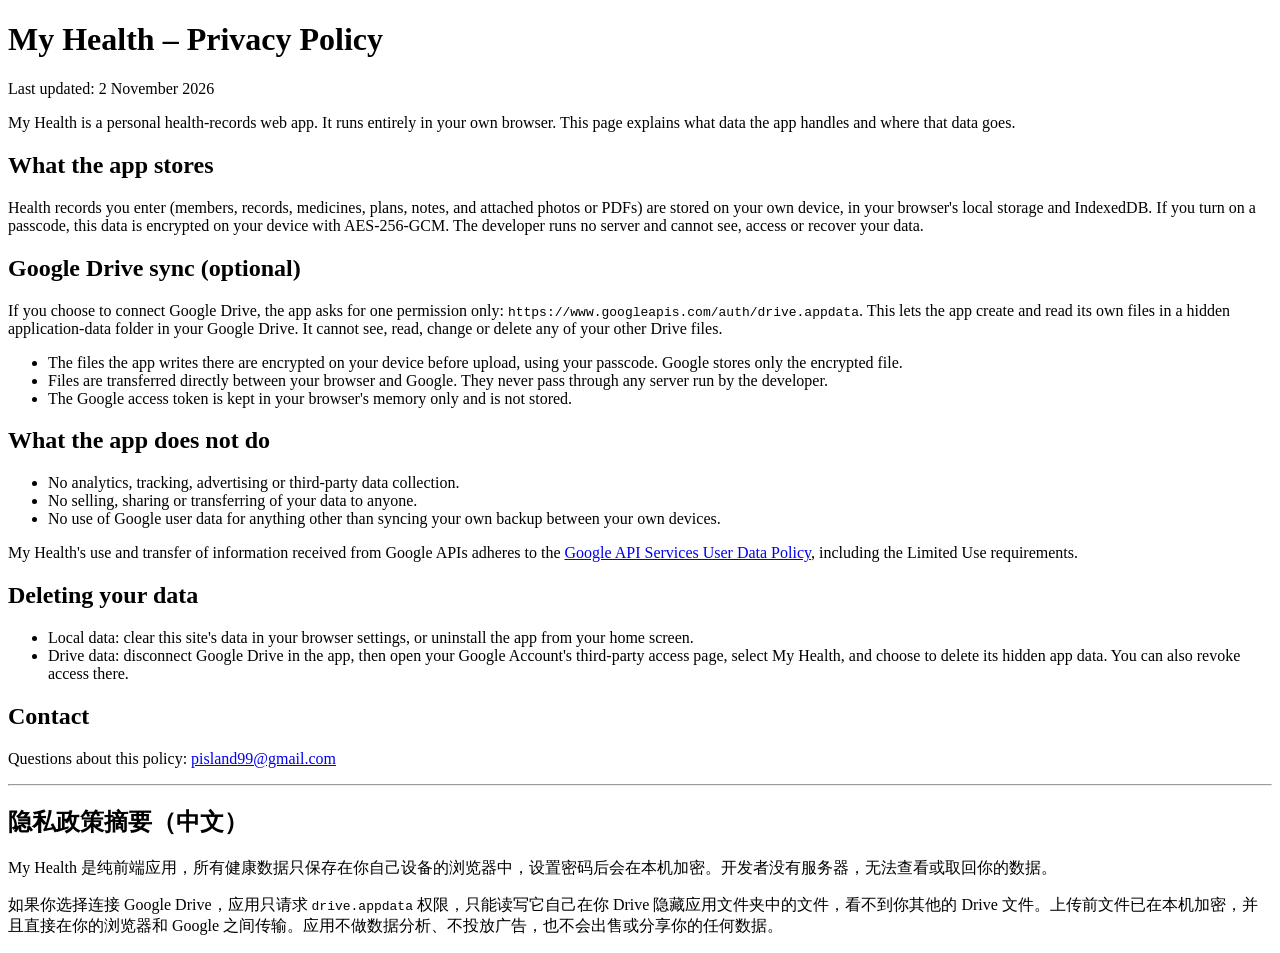
<file: privacy.html>
<!DOCTYPE html>
<html lang="en">
<head>
  <meta charset="utf-8">
  <meta name="viewport" content="width=device-width, initial-scale=1">
  <meta name="color-scheme" content="light dark">
  <title>My Health – Privacy Policy</title>
</head>
<body>
  <main>
    <h1>My Health – Privacy Policy</h1>
    <p>Last updated: 2 November 2026</p>

    <p>My Health is a personal health-records web app. It runs entirely in your own browser. This page explains what data the app handles and where that data goes.</p>

    <h2>What the app stores</h2>
    <p>Health records you enter (members, records, medicines, plans, notes, and attached photos or PDFs) are stored on your own device, in your browser's local storage and IndexedDB. If you turn on a passcode, this data is encrypted on your device with AES-256-GCM. The developer runs no server and cannot see, access or recover your data.</p>

    <h2>Google Drive sync (optional)</h2>
    <p>If you choose to connect Google Drive, the app asks for one permission only: <code>https://www.googleapis.com/auth/drive.appdata</code>. This lets the app create and read its own files in a hidden application-data folder in your Google Drive. It cannot see, read, change or delete any of your other Drive files.</p>
    <ul>
      <li>The files the app writes there are encrypted on your device before upload, using your passcode. Google stores only the encrypted file.</li>
      <li>Files are transferred directly between your browser and Google. They never pass through any server run by the developer.</li>
      <li>The Google access token is kept in your browser's memory only and is not stored.</li>
    </ul>

    <h2>What the app does not do</h2>
    <ul>
      <li>No analytics, tracking, advertising or third-party data collection.</li>
      <li>No selling, sharing or transferring of your data to anyone.</li>
      <li>No use of Google user data for anything other than syncing your own backup between your own devices.</li>
    </ul>
    <p>My Health's use and transfer of information received from Google APIs adheres to the <a href="https://developers.google.com/terms/api-services-user-data-policy">Google API Services User Data Policy</a>, including the Limited Use requirements.</p>

    <h2>Deleting your data</h2>
    <ul>
      <li>Local data: clear this site's data in your browser settings, or uninstall the app from your home screen.</li>
      <li>Drive data: disconnect Google Drive in the app, then open your Google Account's third-party access page, select My Health, and choose to delete its hidden app data. You can also revoke access there.</li>
    </ul>

    <h2>Contact</h2>
    <p>Questions about this policy: <a href="mailto:pisland99@gmail.com">pisland99@gmail.com</a></p>

    <hr>

    <h2>隐私政策摘要（中文）</h2>
    <p>My Health 是纯前端应用，所有健康数据只保存在你自己设备的浏览器中，设置密码后会在本机加密。开发者没有服务器，无法查看或取回你的数据。</p>
    <p>如果你选择连接 Google Drive，应用只请求 <code>drive.appdata</code> 权限，只能读写它自己在你 Drive 隐藏应用文件夹中的文件，看不到你其他的 Drive 文件。上传前文件已在本机加密，并且直接在你的浏览器和 Google 之间传输。应用不做数据分析、不投放广告，也不会出售或分享你的任何数据。</p>
  </main>
</body>
</html>
</file>
<file: styles.css>
/* My Health — main stylesheet
   Extracted from index.html's inline <style> block on 2026-09-23, as part of
   moving style-src off byte-exact hash-locking and onto 'self' (same fix
   already used for script-src / app.js). See the CSP design-note comment
   in index.html (section 3, style-src) for the full history of why. */

    :root {
      --bg: #f5f7fa;
      --surface: #ffffff;
      --text: #1a1a2e;
      --text-secondary: #6b7280;
      --primary: #0d9488;
      --primary-light: #ccfbf1;
      --danger: #ef4444;
      --danger-light: #fee2e2;
      --warning: #f59e0b;
      --warning-light: #fef3c7;
      --success: #10b981;
      --success-light: #d1fae5;
      --border: #e5e7eb;
      --radius: 12px;
      --shadow: 0 1px 3px rgba(0,0,0,0.1);
    }
    * { box-sizing: border-box; margin: 0; padding: 0; }
    body { font-family: -apple-system, BlinkMacSystemFont, 'Segoe UI', sans-serif; background: var(--bg); color: var(--text); }

    .header { background: var(--surface); padding: 16px 24px; border-bottom: 1px solid var(--border); display: flex; align-items: center; justify-content: space-between; flex-wrap: wrap; gap: 8px; }
    .header h1 { font-size: 20px; font-weight: 700; color: var(--primary); }
    .header-actions { display: flex; gap: 8px; flex-wrap: wrap; }
    .btn { padding: 8px 16px; border-radius: 8px; border: none; cursor: pointer; font-size: 14px; font-weight: 500; transition: all 0.2s; }
    .btn-primary { background: var(--primary); color: white; }
    .btn-primary:hover { opacity: 0.9; }
    .btn-secondary { background: var(--bg); color: var(--text); border: 1px solid var(--border); }
    .btn-secondary:hover { background: var(--border); }
    .btn-danger { background: var(--danger-light); color: var(--danger); }
    .btn-sm { padding: 6px 12px; font-size: 13px; }

    .container { display: flex; height: calc(100vh - 65px); position: relative; }
    .sidebar { width: 260px; background: var(--surface); border-right: 1px solid var(--border); overflow-y: auto; flex-shrink: 0; transition: transform 0.25s ease; display: flex; flex-direction: column; }
    .main { flex: 1; overflow-y: auto; padding: 20px; min-width: 0; }
    .sidebar-toggle { display: none; }
    .sidebar-backdrop { display: none; }

    @media (max-width: 768px) {
      .sidebar-toggle {
        display: inline-flex; align-items: center; justify-content: center;
        width: 36px; height: 36px; border-radius: 8px; border: 1px solid var(--border);
        background: var(--surface); font-size: 18px; cursor: pointer; flex-shrink: 0;
      }
      .container { display: block; height: calc(100vh - 65px); }
      .sidebar {
        position: fixed; top: 65px; left: 0; bottom: 0;
        width: 82%; max-width: 300px; z-index: 200;
        transform: translateX(-100%);
        box-shadow: 2px 0 16px rgba(0,0,0,0.2);
      }
      .sidebar.open { transform: translateX(0); }
      .sidebar-backdrop.open {
        display: block; position: fixed; top: 65px; left: 0; right: 0; bottom: 0;
        background: rgba(0,0,0,0.35); z-index: 150;
      }
      .main { width: 100%; padding: 16px; }
    }

    /* Tablet (touch, wider than phone): collapse sidebar to an avatar-only
       rail by default; tap the toggle to expand it as an overlay, same
       mechanics as the mobile off-canvas sidebar. Scoped to touch-only
       pointers (hover:none + pointer:coarse) rather than a width breakpoint,
       so it targets tablets specifically and never affects mouse-driven
       desktops/laptops, no matter their window width. */
    @media (min-width: 769px) and (hover: none) and (pointer: coarse) {
      .sidebar-toggle {
        display: inline-flex; align-items: center; justify-content: center;
        width: 36px; height: 36px; border-radius: 8px; border: 1px solid var(--border);
        background: var(--surface); font-size: 18px; cursor: pointer; flex-shrink: 0;
      }
      .sidebar {
        width: 76px;
        transition: width 0.22s ease;
      }
      .sidebar .member-list { padding: 12px 6px; }
      .sidebar .member-item { justify-content: center; gap: 0; padding: 10px 4px; }
      .sidebar .member-info,
      .sidebar .add-member-btn,
      .sidebar #storageMeter,
      .sidebar .member-delete { display: none; }

      .sidebar.open {
        position: fixed; top: 65px; left: 0; bottom: 0;
        width: 82%; max-width: 300px; z-index: 200;
        box-shadow: 2px 0 16px rgba(0,0,0,0.2);
      }
      .sidebar.open .member-list { padding: 12px; }
      .sidebar.open .member-item { justify-content: flex-start; gap: 12px; padding: 12px; }
      .sidebar.open .member-info,
      .sidebar.open .add-member-btn,
      .sidebar.open #storageMeter { display: block; }
      /* Touch devices don't reliably fire :hover, so once expanded show the
         delete "x" outright instead of relying on hover-to-reveal. */
      .sidebar.open .member-delete { display: flex; opacity: 1; }

      .sidebar-backdrop.open {
        display: block; position: fixed; top: 65px; left: 0; right: 0; bottom: 0;
        background: rgba(0,0,0,0.35); z-index: 150;
      }
    }

    .member-list { padding: 12px; }
    .member-item { display: flex; align-items: center; gap: 12px; padding: 12px; border-radius: var(--radius); cursor: pointer; transition: all 0.2s; margin-bottom: 4px; }
    .member-item:hover { background: var(--bg); }
    .member-item.active { background: var(--primary-light); }
    .member-avatar { width: 40px; height: 40px; border-radius: 50%; background: var(--primary); color: white; display: flex; align-items: center; justify-content: center; font-weight: 600; font-size: 16px; }
    .member-info { flex: 1; }
    .member-name { font-weight: 600; font-size: 14px; }
    .member-meta { font-size: 12px; color: var(--text-secondary); }
    .add-member-btn { width: calc(100% - 24px); margin: 0 12px 12px; }

    .card { background: var(--surface); border-radius: var(--radius); padding: 20px; margin-bottom: 16px; box-shadow: var(--shadow); }
    .card-title { font-size: 16px; font-weight: 700; margin-bottom: 16px; display: flex; align-items: center; gap: 8px; }

    .stats-grid { display: grid; grid-template-columns: repeat(auto-fit, minmax(120px, 1fr)); gap: 12px; }
    .stat-box { background: var(--bg); border-radius: 10px; padding: 16px; text-align: center; }
    .stat-value { font-size: 24px; font-weight: 700; color: var(--primary); }
    .stat-label { font-size: 12px; color: var(--text-secondary); margin-top: 4px; }

    .info-grid { display: grid; grid-template-columns: repeat(2, 1fr); gap: 12px; }
    .info-item { display: flex; flex-direction: column; gap: 4px; }
    .info-label { font-size: 12px; color: var(--text-secondary); text-transform: uppercase; letter-spacing: 0.5px; }
    .info-value { font-size: 15px; font-weight: 600; }
    .tag { display: inline-block; padding: 2px 8px; border-radius: 12px; font-size: 12px; font-weight: 500; }
    .tag-red { background: var(--danger-light); color: var(--danger); }
    .tag-green { background: var(--success-light); color: var(--success); }
    .tag-yellow { background: var(--warning-light); color: var(--warning); }
    .tag-gray { background: var(--bg); color: var(--text-secondary); border: 1px solid var(--border); }


    .timeline { position: relative; padding-left: 24px; }
    .timeline::before { content: ''; position: absolute; left: 7px; top: 0; bottom: 0; width: 2px; background: var(--border); }
    .timeline-item { position: relative; margin-bottom: 20px; }
    .timeline-dot { position: absolute; left: -20px; top: 4px; width: 12px; height: 12px; border-radius: 50%; background: var(--primary); border: 2px solid var(--surface); }
    .timeline-dot.red { background: var(--danger); }
    .timeline-dot.yellow { background: var(--warning); }
    .timeline-dot.green { background: var(--success); }
    .timeline-dot.purple { background: #8b5cf6; }
    .timeline-content { background: var(--bg); border-radius: 12px; padding: 14px 16px; border: 1px solid var(--border); }
    .timeline-date { font-size: 12px; color: var(--text-secondary); font-variant-numeric: tabular-nums; }
    .timeline-title { font-weight: 700; font-size: 15px; margin-top: 8px; line-height: 1.35; }
    .timeline-desc { font-size: 13px; color: var(--text-secondary); margin-top: 4px; white-space: pre-wrap; }
    .timeline-tags { display: flex; gap: 6px; margin-top: 8px; flex-wrap: wrap; }

    .chart-container { height: 200px; position: relative; }
    .chart-svg { width: 100%; height: 100%; }

    .reminder-list { display: flex; flex-direction: column; gap: 8px; }
    .reminder-item { display: flex; align-items: center; gap: 12px; padding: 12px; background: var(--bg); border-radius: 10px; }
    .reminder-icon { width: 36px; height: 36px; border-radius: 50%; display: flex; align-items: center; justify-content: center; font-size: 16px; }
    .reminder-icon.overdue { background: #eceff3; }
    .reminder-icon.upcoming { background: var(--warning-light); }
    .reminder-icon.ok { background: var(--success-light); }
    .reminder-text { flex: 1; }
    .reminder-title { font-weight: 600; font-size: 14px; }
    .reminder-date { font-size: 12px; color: var(--text-secondary); }

    .modal-overlay { position: fixed; inset: 0; background: rgba(0,0,0,0.4); display: none; align-items: center; justify-content: center; z-index: 100; }
    /* Attachment viewer can be opened from inside another modal (e.g. the record
       modal) - it must always render above whichever modal is already open,
       regardless of each element's position in the HTML source order. */
    #attachmentViewerModal { z-index: 200; background: rgba(0,0,0,0.85); }
    .modal-overlay.active { display: flex; }
    .modal { background: var(--surface); border-radius: var(--radius); width: 90%; max-width: 520px; max-height: 90vh; overflow-y: auto; padding: 24px; position: relative; }
    .modal-close-x { position: absolute; top: 14px; right: 14px; cursor: pointer; font-size: 18px; line-height: 1; width: 30px; height: 30px; display: flex; align-items: center; justify-content: center; border-radius: 50%; color: var(--text-secondary); z-index: 5; }
    .modal-close-x:hover { background: var(--bg); color: var(--text); }

    .toggle-switch { position: relative; display: inline-block; width: 44px; height: 24px; flex-shrink: 0; }
    .toggle-switch input { opacity: 0; width: 0; height: 0; }
    .toggle-slider { position: absolute; cursor: pointer; inset: 0; background: var(--border); border-radius: 24px; transition: 0.2s; }
    .toggle-slider::before { content: ""; position: absolute; height: 18px; width: 18px; left: 3px; bottom: 3px; background: white; border-radius: 50%; transition: 0.2s; }
    .toggle-switch input:checked + .toggle-slider { background: var(--primary); }
    .toggle-switch input:checked + .toggle-slider::before { transform: translateX(20px); }
    .toggle-switch input:disabled + .toggle-slider { opacity: 0.5; cursor: not-allowed; }
    .toggle-row { display: flex; align-items: center; gap: 12px; }
    .modal-header { font-size: 18px; font-weight: 700; margin-bottom: 20px; padding-right: 32px; }
    .form-group { margin-bottom: 16px; }
    .form-label { display: block; font-size: 13px; font-weight: 600; margin-bottom: 6px; color: var(--text-secondary); }
    .form-input, .form-select, .form-textarea { width: 100%; padding: 10px 14px; border: 1px solid var(--border); border-radius: 8px; font-size: 14px; background: var(--surface); color: var(--text); }
    .form-input:focus, .form-select:focus, .form-textarea:focus { outline: none; border-color: var(--primary); }
    .form-textarea { min-height: 80px; resize: vertical; }
    .form-row { display: grid; grid-template-columns: 1fr 1fr; gap: 12px; }
    .modal-actions { display: flex; gap: 8px; justify-content: flex-end; margin-top: 20px; }

    .tabs { display: flex; gap: 4px; margin-bottom: 16px; background: var(--bg); padding: 4px; border-radius: 10px; }
    .tab { flex: 1; padding: 8px; text-align: center; border-radius: 8px; cursor: pointer; font-size: 13px; font-weight: 500; border: none; background: transparent; color: var(--text-secondary); }
    .tab.active { background: var(--surface); color: var(--text); box-shadow: var(--shadow); }


    .vitals-grid { display: grid; grid-template-columns: repeat(3, 1fr); gap: 12px; }
    .vital-input { text-align: center; }
    .vital-input .form-input { text-align: center; font-size: 18px; font-weight: 700; }
    .vital-unit { font-size: 12px; color: var(--text-secondary); margin-top: 2px; }

    .attachment-list { display: flex; flex-direction: column; gap: 8px; margin-top: 12px; }
    .attachment-item { display: flex; align-items: center; gap: 10px; padding: 10px 12px; background: var(--bg); border-radius: 8px; cursor: pointer; transition: all 0.2s; }
    .attachment-item:hover { background: var(--primary-light); }
    .attachment-thumb { width: 48px; height: 48px; border-radius: 6px; object-fit: cover; background: var(--border); display: flex; align-items: center; justify-content: center; font-size: 20px; overflow: hidden; }
    .attachment-thumb img { width: 100%; height: 100%; object-fit: cover; border-radius: 6px; }
    .attachment-info { flex: 1; min-width: 0; }
    .attachment-name { font-size: 13px; font-weight: 500; white-space: nowrap; overflow: hidden; text-overflow: ellipsis; }
    .attachment-path { font-size: 11px; color: var(--text-secondary); white-space: nowrap; overflow: hidden; text-overflow: ellipsis; }
    .attachment-remove { padding: 4px 8px; font-size: 12px; color: var(--danger); cursor: pointer; border-radius: 4px; }
    .attachment-remove:hover { background: var(--danger-light); }

    .file-input-area { border: 2px dashed var(--border); border-radius: 10px; padding: 20px; text-align: center; cursor: pointer; transition: all 0.2s; }
    .file-input-area:hover { border-color: var(--primary); background: var(--primary-light); }
    .file-input-area input { display: none; }

    .empty-state { text-align: center; padding: 60px 20px; color: var(--text-secondary); }
    .member-delete { width: 24px; height: 24px; border-radius: 50%; display: flex; align-items: center; justify-content: center; font-size: 18px; color: var(--text-secondary); cursor: pointer; opacity: 0; transition: all 0.2s; }
    .member-item:hover .member-delete { opacity: 1; }
    .member-delete:hover { background: var(--danger-light); color: var(--danger); }

    /* ===== Auto-generated utility classes (CSP hardening, 2026-08-10) =====
       Replaces every inline style="..." attribute in the main app UI (index.html
       + app.js) so style-src can drop 'unsafe-inline'. Each class name is a hash
       of its exact declaration block, generated mechanically from the original
       inline values -- so this is a 1:1 move, not a redesign; rendering should be
       byte-for-byte identical to before. Do not hand-edit class NAMES here (they
       must match the hash of their content) -- edit values, or add new ones, via
       the same generation approach if this file changes again.
       As of v41-v44 (2026-09-20) this also covers the 9 print reports
       (printEmergency, printBPLog, insOpenPrintWindow, etc.) -- they used
       to write out separate popup documents with their own more permissive
       CSP, but that popup architecture has been fully retired, superseded
       by the shared in-page #printContainer approach below; the reports now
       render under this same style-src and use only these classes plus the
       .pr-, .pe-, .pir-, .rpt- report classes further down, no inline style
       attributes anywhere. */
.s-00642396 { position:fixed;right:8px;bottom:6px;z-index:10001;font-size:10px;line-height:1;color:var(--text-secondary);background:var(--surface);border:1px solid var(--border);border-radius:8px;padding:3px 7px;opacity:0.75;pointer-events:none;font-family:monospace; }
.s-0100dc7f { color:var(--danger);font-size:12px;margin-bottom:12px;text-align:center; }
.s-02225414 { text-align:center;font-size:13px;color:var(--text-secondary);margin-bottom:20px; }
.s-06847bd2 { font-weight:600;font-size:13px;margin-bottom:8px; }
.s-06d0d891 { font-size:12px;color:var(--text-secondary);margin-bottom:12px; }
.s-0add2754 { display:none;align-items:center;gap:10px;flex-wrap:wrap; }
.s-0c35d232 { color:var(--danger);font-size:12px;margin-top:8px; }
.s-0cc925bc { margin-left:auto;display:flex;gap:8px; }
.s-0e7d5f49 { max-width:380px;width:100%;background:var(--surface);border-radius:var(--radius);padding:32px;box-shadow:var(--shadow); }
.s-0f5283bc { text-align:center;font-size:40px;margin-bottom:12px; }
.s-140c3f9b { display:flex;align-items:flex-start;justify-content:space-between;gap:8px; }
.s-1952d609 { display:flex;gap:8px; }
.s-198fb7f4 { background:var(--bg);padding:10px 12px;border-radius:8px; }
.s-19e87f8e { opacity:1; }
.s-20172216 { font-size:13px;color:var(--text-secondary);margin-bottom:14px; }
.s-21aa4b42 { margin-top:10px;padding:8px 10px;font-size:11px;color:var(--text-secondary);background:var(--bg);border-radius:8px; }
.s-21bd5059 { font-size:14px;font-weight:600; }
.s-2447f692 { display:flex;justify-content:space-between;align-items:center; }
.s-244a7f30 { text-align:left; }
.s-258b2104 { font-size: 13px; color: var(--text-secondary); }
.s-29081c18 { font-size:13px;color:var(--text-secondary);margin-bottom:16px; }
.s-2c4ad88d { height:6px;background:#e2e8f0;border-radius:999px;overflow:hidden;margin:5px 0; }
.s-33a0a182 { display:flex;justify-content:space-between;align-items:center;margin-bottom:8px; }
.s-3b6fff87 { display:flex;align-items:center;gap:10px; }
.s-3c9db3aa { display:none;font-size:12px;background:var(--warning-light);color:#92620a;padding:8px 10px;border-radius:8px; }
.s-3d9b1e10 { padding:20px;text-align:center;color:var(--text-secondary);font-size:13px; }
.s-3f866ca0 { padding:12px; }
.s-40b89493 { max-width:420px; }
.s-441dff46 { font-size: 48px; margin-bottom: 16px; }
.s-50204300 { display:none;width:100%;margin-bottom:10px; }
.s-51f2817c { color:var(--text-secondary);font-size:13px; }
.s-52b1c46e { font-size:12px;background:var(--danger-light);color:var(--danger);padding:8px 10px;border-radius:8px;margin-bottom:14px; }
.s-58aba575 { cursor:pointer; }
.s-5c9fd965 { white-space:pre-wrap; }
.s-5ea608c5 { font-weight:400;color:var(--text-secondary); }
.s-605d40a3 { font-size:14px;font-weight:400;color:var(--text-secondary); }
.s-61908f99 { padding:40px;text-align:center;color:#dc2626; }
.s-632bb11a { border-top:1px solid var(--border);margin-top:16px;padding-top:14px; }
.s-65a77d96 { position:fixed;inset:0;background:var(--bg);z-index:9999;display:none;align-items:center;justify-content:center;padding:20px; }
.s-6a99e687 { display:none;width:100%; }
.s-7137c2f6 { display:flex;flex-wrap:wrap;gap:8px; }
.s-72724f51 { margin-top:16px;padding-top:16px;border-top:1px solid var(--border); }
.s-738e228b { font-size:22px;font-weight:700; }
.s-78f6f2c9 { margin-top:12px; }
.s-79744520 { margin-top:12px;display:flex;gap:8px;flex-wrap:wrap;align-items:center; }
.s-79e8385f { display:none;text-align:center;font-size:11px;color:var(--text-secondary);margin:6px 0; }
.s-828bc405 { margin-top:6px;font-size:14px;line-height:1.6; }
.s-8588e44d { width:100%; }
.s-8f340078 { font-size:11px;color:var(--text-secondary);margin-top:8px; }
.s-8fdce8d5 { text-decoration:none; }
.s-903e43f6 { max-width:95vw; width:95vw; max-height:88vh; padding:0; display:flex; flex-direction:column; overflow:hidden; }
.s-903e43f6 .modal-header { flex-shrink:0; margin-bottom:0; padding:16px 16px 10px; word-break:break-all; }
.s-903e43f6 .modal-actions { flex-shrink:0; margin-top:0; padding:14px 16px; border-top:1px solid var(--border-color); flex-wrap:wrap; }
.s-9155c939 { color:var(--text-secondary); }
.s-93b8ea5b { display:none; }
.s-99a28ff6 { display:none;position:fixed;top:0;left:0;right:0;z-index:10000;background:#f59e0b;color:#1a1a2e;font-size:12px;text-align:center;padding:4px 8px; }
.s-9cc6e2bf { font-size: 24px; margin-bottom: 8px; }
.s-a043ed1c { font-size:13px;font-weight:600; }
.s-a251dbd6 { display:flex; align-items:center; gap:16px; margin-bottom:20px; }
.s-a2d48c76 { margin-bottom:0; }
.s-a8129340 { margin-top: 16px; }
.s-aa203e33 { max-width:600px; }
.s-af9923da { cursor:pointer;font-size:13px;color:var(--primary); }
.s-afed93ca { font-size:12px;color:var(--text-secondary);margin-bottom:10px; }
.s-b19c5286 { font-size: 11px; color: var(--text-secondary); margin-top: 4px; }
.s-b5219e15 { display:flex;flex-direction:column;align-items:center;gap:12px;flex:1 1 auto;min-height:0;overflow-y:auto;background:var(--bg);padding:12px 16px; }
.s-b9373de3 { color:var(--text-secondary);text-align:center;padding:40px; }
.s-bab615f4 { display:flex;align-items:center;gap:10px;margin-bottom:16px;flex-wrap:wrap; }
.s-bdfc2dc5 { text-align:center;font-size:18px;margin-bottom:8px; }
.s-c16bedce { font-size:12px;color:var(--text-secondary); }
.s-c1a0f1ad { display:flex;gap:8px;margin-bottom:16px;flex-wrap:wrap; }
.s-c2c1a4cf { font-size:12px;color:var(--text-secondary);margin-bottom:8px; }
.s-c58d5bea { margin-bottom:10px; }
.s-c6889a29 { max-height:260px;overflow-y:auto; }
.s-cb458930 { display:none; }
.s-cf36fb90 { color:var(--primary); }
.s-d163f8c4 { font-size:13px;color:var(--text-secondary);margin-bottom:12px; }
.s-d3277930 { margin-bottom: 16px; }
.s-d79ce2bc { margin-top:8px; }
.s-da0fa578 { display:flex;gap:8px;margin-top:4px; }
.s-db2a3573 { padding:40px;text-align:center;color:var(--muted,#666); }
.s-dbb46795 { font-size: 20px; margin-bottom: 8px; }
.s-e36c2361 { color:var(--danger);font-size:12px;margin-bottom:8px; }
.s-e5a1765a { display:none;text-align:center;font-size:11px;color:var(--text-secondary);margin:12px 0; }
.s-e984adc0 { display:none;font-size:12px;color:var(--text-secondary); }
.s-ea8a0de7 { font-weight:600;font-size:13px; }
.s-ebc463b1 { font-size:12px;color:var(--text-secondary);margin-top:6px; }
.s-ec1740b6 { margin-right:10px;flex-shrink:0; }
.s-ef34e083 { display:flex;gap:4px;flex-shrink:0; }
.s-f18fd9a2 { width:56px;height:56px;border-radius:50%;background:var(--primary);color:white;display:flex;align-items:center;justify-content:center;font-size:24px;font-weight:700; }
.s-f86ef290 { margin-top:4px;font-size:12px; }
.s-ffad898c { max-width:380px; }

    /* Added by hand for the style="..." attrs whose values were genuinely dynamic
       (per-render) -- these couldn't be auto-extracted since their content isn't
       valid CSS until the template literal resolves. See app.js:
       updateStorageMeter(). */
    .s-hidden { display:none; }
    /* Conflict Review Modal's width override -- was a leftover raw style="max-width:640px"
       attribute that survived the original inline-style cleanup and was silently blocked by
       CSP (no 'unsafe-inline'), so this modal was stuck at the default .modal max-width. */
    .s-conflict-modal { max-width:640px; }
    /* All 8 passcode fields in this app (unlock screen, security settings, export/import)
       intentionally use type="text" + this CSS mask instead of type="password". They're
       local encryption passcodes, not website login credentials, but Chrome doesn't know
       that -- it offers to save/autofill ANY <input type="password"> present anywhere on
       the page, even without a <form>, and even for fields that are currently hidden in a
       modal. With 8 such fields always sitting in the DOM, that was firing Chrome's "Save
       password?" prompt on unrelated actions like Add Member. -webkit-text-security is the
       standard workaround: masks the input visually like a password field without Chrome's
       password-manager heuristics recognizing it as one. Works in Chrome/Safari/Edge; if a
       browser doesn't support it (older Firefox), the text just shows in plain -- an
       acceptable trade-off here since the only thing lost is shoulder-surfing protection on
       an unsupported browser, not encryption strength (the actual encryption is unaffected;
       this is purely a visual masking / browser-heuristic concern). */
    .s-passcode-mask { -webkit-text-security: disc; text-security: disc; }
    /* On-screen numpad for the two "enter your existing passcode" screens
       (app lock screen + attachment unlock modal). Paired with
       inputmode="none" on the passcode <input> above, which stops the OS
       virtual keyboard from popping up when that field gets focus/programmatic
       value changes -- tapping a numpad button never calls .focus() on the
       input, it only writes to .value, so the keyboard stays down on mobile.
       The ⌨️ button flips inputmode back to text and focuses the input, for
       the (uncommon but supported) case of a passcode containing letters. */
    .numpad { display:grid; grid-template-columns: repeat(3, 1fr); gap:10px; margin: 2px 0 16px; }
    .numpad-btn { padding:16px 0; font-size:22px; font-weight:600; line-height:1; border-radius:10px; border:1px solid var(--border); background:var(--surface); color:var(--text); cursor:pointer; touch-action:manipulation; -webkit-tap-highlight-color:transparent; user-select:none; }
    .numpad-btn:active { background:var(--primary-light); border-color:var(--primary); }
    .numpad-btn-action { font-size:17px; color:var(--text-secondary); background:var(--bg); }
    @media (min-width: 480px) {
      .numpad-btn { padding:20px 0; font-size:26px; }
      .numpad-btn-action { font-size:19px; }
    }
    .s-quotafill { height:100%; border-radius:999px; }

    /* ===== In-app print reports (build order: Emergency Card first, see
       README changelog) ===== 
       This replaced the old window.open('','_blank')+document.write popup
       approach that all 9 reports (Emergency Card included) originally
       used, where each report wrote an entirely separate document with its
       own relaxed per-page CSP. As of v41-v44 (2026-09-20) that popup
       architecture is fully retired - all 9 reports print in-page instead,
       which means the report HTML lives under this page's OWN (tighter)
       CSP, so: no inline style block or style="..." attributes anywhere in
       report markup (style-src only allows this hash-locked block, not
       'unsafe-inline') - report elements are styled via the plain classes
       below instead; and no embed/object tag for PDF preview (object-src
       'none' here, unlike the old popups' object-src data:) - PDF pages
       render via the same pdf.js-to-canvas approach the attachment viewer
       already uses (see openAttachment).
       #printContainer is hidden on screen and only shown for @media print,
       which also hides everything else so only the report comes out.
       NOTE FOR FUTURE EDITS: this comment must never contain the literal
       text "style" wrapped in angle brackets, or "/style" wrapped in
       angle brackets either - regen-style-hash.py locates this block by
       searching for those exact substrings, and a comment that happens to
       contain one throws its boundary detection off, silently producing a
       hash for the wrong span. Ask if a rewrite needs to reference the
       tag by name; there are ways to phrase it that do not confuse the
       script. */
    #printContainer { display: none; }
    @media print {
      body > *:not(#printContainer) { display: none !important; }
      #printContainer { display: block !important; }
    }
    .pe-card { border: 3px solid #dc2626; border-radius: 12px; padding: 20px; max-width: 400px; margin: 0 auto; font-family: Arial, sans-serif; }
    .pe-title { color: #dc2626; text-align: center; margin: 0 0 16px; font-size: 22px; }
    .pe-grid { display: grid; grid-template-columns: 1fr 1fr; gap: 10px; }
    .pe-item { background: #fef2f2; padding: 10px; border-radius: 8px; }
    .pe-label { font-size: 11px; color: #666; text-transform: uppercase; }
    .pe-value { font-size: 16px; font-weight: bold; margin-top: 2px; }
    .pe-full { grid-column: 1 / -1; }
    .pe-alert { background: #dc2626; color: white; padding: 10px; border-radius: 8px; text-align: center; font-weight: bold; }
    .pe-footer { text-align:center; color:#666; font-size:12px; margin-top:16px; }
    .pe-att-img { max-width:100%; border-radius:6px; margin-top:6px; display:block; }
    .pe-history-value { font-size:14px; }
    .pe-att-block { margin-top:10px; }

    /* ===== Shared print-report layout (the other 8 print reports,
       converted to in-page printing alongside Emergency Card - see the
       README changelog for the full list). One generic layout plus a
       small set of theme-color modifier classes, since all these reports
       share the same title/info-grid/table/footer shape and only differ
       in accent color and which pieces they use. */
    .pr-page { font-family: Arial, sans-serif; padding: 20px; max-width: 800px; margin: 0 auto; color: #333; }
    .pr-page.pr-wide { max-width: 900px; }
    .pr-h1 { border-bottom: 3px solid currentColor; padding-bottom: 10px; margin-bottom: 10px; }
    .pr-h2 { font-size: 18px; margin-top: 30px; }
    .pr-h3 { margin-bottom: 10px; }
    .pr-grid3 { display: grid; grid-template-columns: repeat(3, 1fr); gap: 15px; margin: 20px 0; }
    .pr-grid4 { display: grid; grid-template-columns: repeat(4, 1fr); gap: 15px; margin: 20px 0; }
    .pr-box { background: #f5f7fa; padding: 15px; border-radius: 8px; text-align: left; }
    .pr-box-center { text-align: center; }
    .pr-box-label { font-size: 11px; color: #666; text-transform: uppercase; }
    .pr-box-value { font-size: 18px; font-weight: bold; margin-top: 5px; }
    .pr-box-value-lg { font-size: 28px; font-weight: bold; margin-top: 5px; }
    .pr-table { width: 100%; border-collapse: collapse; margin-top: 15px; }
    .pr-table th { padding: 10px; text-align: left; color: #fff; }
    .pr-table td { padding: 10px; border-bottom: 2px solid #94a3b8; }
    .pr-table.pr-table-center th, .pr-table.pr-table-center td { text-align: center; }
    .pr-table tr:nth-child(even) { background: #f9fafb; }
    .pr-alert { background: #fee2e2; border-left: 4px solid #ef4444; padding: 15px; margin: 15px 0; border-radius: 4px; }
    .pr-info-row { background: #f5f7fa; padding: 15px; border-radius: 8px; margin: 20px 0; display:flex; gap:30px; flex-wrap:wrap; font-size:14px; }
    .pr-footer { text-align: center; color: #999; font-size: 12px; margin-top: 40px; }
    .pr-empty { text-align: center; padding: 40px; color: #999; }
    .pr-legend { display: flex; gap: 20px; margin: 15px 0; font-size: 13px; }
    .pr-legend span { display: inline-flex; align-items: center; gap: 5px; }
    .pr-dot { width: 12px; height: 12px; border-radius: 50%; display:inline-block; }
    .pr-dot-red { background:#ef4444; }
    .pr-dot-green { background:#10b981; }
    .pr-dot-amber { background:#f59e0b; }
    .pr-badge { color: white; padding: 5px 15px; border-radius: 20px; font-size: 14px; display: inline-block; margin-bottom: 10px; }
    .pr-goals { background: #ecfdf5; padding: 20px; border-radius: 8px; margin-top: 20px; }
    .pr-goals ul { margin-left: 20px; }
    .pr-status-high { color:#ef4444; font-weight:bold; }
    .pr-status-low { color:#f59e0b; font-weight:bold; }
    .pr-status-normal { color:#10b981; font-weight:bold; }
    .pr-abnormal { color: #ef4444; font-weight: bold; }
    .pr-att-img { max-width:100%; border:1px solid #e5e7eb; border-radius:8px; display:block; }
    .pr-att-block { margin: 15px 0; }
    .pr-att-item { margin-bottom: 16px; }
    .pr-att-item-label { font-size: 13px; margin-bottom: 6px; }
    .pr-note { font-size:11px; color:#999; margin-top:8px; }
    .pr-accent { border-top: 4px solid #0d9488; }
    .pr-table-total-row { font-weight:bold; background:#ccfbf1; }
    .pr-goals h3 { color: #0d9488; }

    .pr-teal .pr-h1, .pr-teal .pr-h2 { color: #0d9488; }
    .pr-teal .pr-table th { background: #0d9488; }
    .pr-teal .pr-box-value, .pr-teal .pr-box-value-lg, .pr-teal .pr-badge { color: #0d9488; }
    .pr-teal .pr-badge { background: #0d9488; color:#fff; }
    .pr-teal .pr-box.pr-accent { border-top: 4px solid #0d9488; }

    .pr-green .pr-h1 { color: #10b981; }
    .pr-green .pr-table th { background: #10b981; }

    .pr-amber .pr-h1 { color: #f59e0b; }
    .pr-amber .pr-table th { background: #f59e0b; }

    .pr-purple .pr-h1 { color: #8b5cf6; }
    .pr-purple .pr-table th { background: #8b5cf6; }

    .pr-red .pr-h1 { color: #ef4444; }
    .pr-red .pr-table th { background: #ef4444; }
    .pr-red .pr-box-value-lg { color: #ef4444; }

    .pr-blue .pr-h1 { color: #3b82f6; }
    .pr-blue .pr-table th { background: #3b82f6; }
    .pr-blue .pr-box-value { color: #3b82f6; }

  
/* ---- Records page polish (v55) ---- */
.rec-meta { display:flex; align-items:center; gap:8px; flex-wrap:wrap; min-width:0; }
.rec-chip { display:inline-flex; align-items:center; gap:4px; padding:2px 9px; border-radius:999px; font-size:12px; font-weight:600; white-space:nowrap; }
.rec-chip-green  { background:#d1fae5; color:#047857; }
.rec-chip-primary{ background:#ccfbf1; color:#0f766e; }
.rec-chip-red    { background:#fee2e2; color:#b91c1c; }
.rec-chip-yellow { background:#fef3c7; color:#b45309; }
.rec-chip-purple { background:#ede9fe; color:#6d28d9; }
.rec-actions { display:flex; gap:2px; flex-shrink:0; margin:-4px -6px 0 0; }
.rec-act { width:30px; height:30px; border:none; border-radius:8px; background:transparent; color:#9ca3af; font-size:17px; line-height:1; cursor:pointer; display:flex; align-items:center; justify-content:center; transition:background .15s,color .15s; }
.rec-act:hover { background:rgba(0,0,0,.06); color:var(--text); }
.rec-act-del:hover { background:var(--danger-light); color:var(--danger); }
.rec-act:focus-visible { outline:2px solid var(--primary); outline-offset:1px; }
.timeline-desc .lab-sec { font-weight:600; color:var(--text); display:inline-block; margin-top:6px; }
.timeline-desc .lab-abn { color:#b45309; font-weight:500; }
.timeline-desc .lab-abn-ico { color:var(--warning); font-weight:700; }
.timeline-content .attachment-item { background:var(--surface); border:1px solid var(--border); }
.timeline-content .attachment-item:hover { border-color:var(--primary); background:var(--primary-light); }
.timeline-content .attachment-path { color:#9ca3af; }

/* ---- Overview polish (v55) ---- */

.empty-val { color:#c0c4cc; font-weight:400; }
.stat-value.empty { color:#c0c4cc; font-weight:400; }
.blood-report-chip { display:inline-block; margin-left:6px; padding:1px 8px; border-radius:999px; font-size:12px; font-weight:500; color:var(--primary); background:var(--primary-light); cursor:pointer; vertical-align:middle; }
.blood-report-chip:hover { filter:brightness(.96); }

.reminder-text { min-width:0; }
.reminder-notes { margin-top:4px; font-size:12px; line-height:1.5; color:var(--text-secondary); display:-webkit-box; -webkit-line-clamp:2; -webkit-box-orient:vertical; overflow:hidden; cursor:pointer; }
.reminder-notes.open { display:block; -webkit-line-clamp:unset; overflow:visible; }
.reminder-item { align-items:flex-start; }
.reminder-item > .tag { flex-shrink:0; margin-top:2px; }

.report-ico { font-size:22px; line-height:1; }

/* ---- Header icon buttons, Setting, lock-screen reset (v57) ---- */
.icon-btn { width:36px; height:36px; display:inline-flex; align-items:center; justify-content:center; border:none; border-radius:10px; background:transparent; color:var(--text); cursor:pointer; transition:background .15s; }
.icon-btn:hover { background:var(--bg); }
.icon-btn:focus-visible, .sidebar-setting:focus-visible, .set-row:focus-visible, .lock-reset-link:focus-visible { outline:2px solid var(--primary); outline-offset:2px; }

.sidebar-foot { position:sticky; bottom:0; margin-top:auto; background:var(--surface); border-top:1px solid var(--border); padding:8px; }
.sidebar-setting { display:flex; align-items:center; gap:10px; width:100%; padding:10px 12px; border:none; border-radius:10px; background:transparent; color:var(--text); font-size:14px; font-weight:500; cursor:pointer; text-align:left; }
.sidebar-setting:hover { background:var(--bg); }
@media (min-width: 769px) and (hover: none) and (pointer: coarse) {
  .sidebar:not(.open) .sidebar-setting { justify-content:center; padding:10px 4px; }
  .sidebar:not(.open) .sidebar-setting-label { display:none; }
}

.settings-modal { max-width:460px; }
.set-section { margin-bottom:18px; }
.set-title { font-size:12px; font-weight:600; letter-spacing:.5px; text-transform:uppercase; color:var(--text-secondary); margin-bottom:8px; }
.set-row { display:flex; align-items:center; gap:8px; width:100%; padding:11px 14px; margin-bottom:6px; border:1px solid var(--border); border-radius:10px; background:var(--bg); color:var(--text); font-size:14px; font-weight:500; cursor:pointer; text-align:left; transition:background .15s, border-color .15s; }
.set-row:hover { border-color:var(--primary); background:var(--primary-light); }
.set-row-danger { color:var(--danger); }
.set-row-danger:hover { background:var(--danger-light); border-color:var(--danger); }
.set-field { margin-top:10px; }
.set-label { display:block; font-size:13px; font-weight:500; margin-bottom:6px; }
.set-hint { font-size:12px; color:var(--text-secondary); margin-top:6px; line-height:1.5; }

.lock-reset-wrap { margin-top:18px; padding-top:14px; border-top:1px solid var(--border); text-align:center; }
.lock-reset-link { background:none; border:none; padding:4px; font-size:12px; color:var(--text-secondary); text-decoration:underline; cursor:pointer; }
.lock-reset-link:hover { color:var(--danger); }

/* ---- Card separation (v58): darker page area + hairline card border ---- */
.main { background: #eef1f5; }
.card { border: 1px solid var(--border); }

/* ---- Reminders polish (v59) ---- */
.notes-toggle { margin-top:2px; padding:0; border:none; background:none; color:var(--primary); font-size:12px; font-weight:500; cursor:pointer; }
.notes-toggle:hover { text-decoration:underline; }
.notes-toggle[hidden] { display:none; }
.reminder-notes { cursor:default; }
.reminder-item .rec-actions { margin:-2px -4px 0 0; align-self:flex-start; }
.rec-act-ok:hover { background:var(--success-light); color:#047857; }
.link-btn { margin-top:10px; padding:4px 0; border:none; background:none; color:var(--text-secondary); font-size:12px; text-decoration:underline; cursor:pointer; }
.link-btn:hover { color:var(--text); }

/* ---- Sidebar Reports (v61): moved from the overview page ---- */
.sidebar-reports { padding:8px 12px 12px; border-top:1px solid var(--border); }
.sidebar-reports:empty { display:none; }
.sidebar-reports-title { font-size:12px; font-weight:600; letter-spacing:.5px; text-transform:uppercase; color:var(--text-secondary); padding:8px 12px 6px; }
.sidebar-report { display:flex; align-items:center; gap:10px; width:100%; padding:9px 12px; border:none; border-radius:10px; background:transparent; color:var(--text); font-size:14px; font-weight:500; cursor:pointer; text-align:left; }
.sidebar-report:hover { background:var(--bg); }
.sidebar-report:focus-visible { outline:2px solid var(--primary); outline-offset:2px; }
.sidebar-report .report-ico { font-size:18px; width:22px; text-align:center; }
@media (min-width: 769px) and (hover: none) and (pointer: coarse) {
  .sidebar:not(.open) .sidebar-reports { padding:8px 6px; }
  .sidebar:not(.open) .sidebar-reports-title,
  .sidebar:not(.open) .sidebar-report-label { display:none; }
  .sidebar:not(.open) .sidebar-report { justify-content:center; padding:10px 4px; }
}

/* ---- Daily Plan (v62). No inline styles anywhere (CSP style-src 'self'): colors are classes. ---- */
.plan-c-teal   { --pc:#0d9488; } .plan-c-blue   { --pc:#2563eb; } .plan-c-purple { --pc:#7c3aed; } .plan-c-pink { --pc:#db2777; }
.plan-c-red    { --pc:#dc2626; } .plan-c-orange { --pc:#ea580c; } .plan-c-yellow { --pc:#ca8a04; } .plan-c-green { --pc:#16a34a; }
.plan-title { flex-wrap:wrap; }
.plan-progress { font-size:13px; font-weight:500; color:var(--text-secondary); }
.plan-manage { margin-left:auto; display:inline-flex; gap:6px; flex-wrap:wrap; }
.plan-group-title { font-size:12px; font-weight:600; letter-spacing:.5px; text-transform:uppercase; color:var(--text-secondary); margin:14px 0 6px; }
.plan-group-time { font-weight:400; margin-left:4px; letter-spacing:0; }
.plan-row { display:flex; align-items:center; gap:8px; padding:10px; margin-bottom:6px; background:var(--bg); border:1px solid var(--border); border-left:4px solid var(--pc, var(--primary)); border-radius:10px; flex-wrap:wrap; }
.plan-row.plan-skipped .plan-name { color:var(--text-secondary); }
.plan-row.plan-ended { opacity:.75; }
.plan-check { width:32px; height:32px; flex-shrink:0; border-radius:50%; border:2px solid var(--pc, var(--primary)); background:var(--surface); color:#fff; font-size:18px; line-height:1; cursor:pointer; display:inline-flex; align-items:center; justify-content:center; }
.plan-check.on { background:var(--pc, var(--primary)); }
.plan-check:focus-visible, .plan-skip:focus-visible, .plan-icon-btn:focus-visible, .plan-pick:focus-visible, .plan-dose-x:focus-visible { outline:2px solid var(--primary); outline-offset:2px; }
.plan-ico { font-size:20px; line-height:1; }
.plan-main { flex:1; min-width:90px; }
.plan-name { font-size:14px; font-weight:600; }
.plan-sub { font-size:12px; color:var(--text-secondary); margin-top:2px; }
.plan-note { font-style:italic; }
.plan-right { display:inline-flex; align-items:center; gap:8px; margin-left:auto; }
.plan-due { font-size:12px; color:var(--text-secondary); }
.plan-skip { border:none; background:transparent; color:var(--text-secondary); font-size:12px; text-decoration:underline; cursor:pointer; padding:6px; }
.plan-time-input { width:112px; border:1px solid var(--border); border-radius:8px; padding:4px 4px; font-size:12px; background:var(--surface); color:var(--text); }
.plan-doses { display:flex; flex-wrap:wrap; gap:6px; margin-top:6px; }
.plan-dose { display:inline-flex; align-items:center; gap:2px; }
.plan-dose-x { border:none; background:transparent; color:var(--text-secondary); font-size:18px; line-height:1; cursor:pointer; padding:4px 8px; }
.plan-actions { display:inline-flex; align-items:center; gap:6px; margin-left:auto; flex-wrap:wrap; }
.plan-icon-btn { width:32px; height:32px; border:1px solid var(--border); border-radius:8px; background:var(--surface); color:var(--text); cursor:pointer; font-size:15px; }
.plan-icon-btn:disabled { opacity:.35; cursor:default; }
.plan-earlier summary { cursor:pointer; font-weight:600; font-size:14px; margin-bottom:8px; }
.plan-slot-list { display:flex; flex-wrap:wrap; gap:8px 16px; }
.plan-slot-opt { display:inline-flex; align-items:center; gap:6px; font-size:14px; cursor:pointer; }
.plan-slot-opt input { width:18px; height:18px; }
.plan-picker { display:flex; flex-wrap:wrap; gap:6px; }
.plan-pick { width:38px; height:38px; border:2px solid var(--border); border-radius:10px; background:var(--surface); font-size:20px; cursor:pointer; display:inline-flex; align-items:center; justify-content:center; }
.plan-pick.sel { border-color:var(--primary); box-shadow:0 0 0 2px var(--primary-light); }
.plan-swatch { background:var(--pc); }
.plan-slot-edit { display:grid; grid-template-columns:minmax(0,1fr) 150px; gap:8px; margin-top:10px; }
@media (max-width:768px) { .plan-actions { width:100%; justify-content:flex-end; } }
/* five tabs now: let the bar scroll sideways on narrow phones instead of squashing */
.tabs { overflow-x:auto; }
.tab { white-space:nowrap; flex:1 0 auto; }
#planItemModal .form-group, #planSlotsModal .plan-slot-edit > * { min-width:0; }
#planItemModal .form-input, #planItemModal .form-select { max-width:100%; min-width:0; }

/* ---- Daily Plan v63/v64 ---- */
#planItemModal .modal-actions, #planEditModal .modal-actions, #planDayModal .modal-actions { position:sticky; bottom:0; background:var(--surface); padding:12px 0 2px; flex-wrap:wrap; }
.plan-tag { display:inline-block; margin-left:6px; padding:1px 8px; border-radius:999px; font-size:11px; font-weight:500; background:var(--primary-light); color:var(--primary); vertical-align:middle; }
.plan-missed { display:inline-block; padding:2px 8px; border-radius:999px; font-size:12px; background:#fee2e2; color:#b91c1c; }
.plan-ok { color:var(--primary); }
.plan-card .plan-start-row { margin:8px 0; }
.plan-chip { width:auto; min-width:44px; padding:0 12px; font-size:14px; }
.plan-link { border:none; background:transparent; color:var(--primary); text-decoration:underline; cursor:pointer; padding:4px 0; font-size:13px; text-align:left; }
.plan-danger { display:flex; gap:8px; flex-wrap:wrap; margin:10px 0; }
.plan-seg { display:inline-flex; gap:4px; margin-top:10px; padding:3px; background:var(--bg); border-radius:10px; }
.plan-seg-btn { border:none; background:transparent; padding:6px 14px; border-radius:8px; font-size:14px; cursor:pointer; color:var(--text-secondary); }
.plan-seg-btn.on { background:var(--surface); color:var(--text); font-weight:600; box-shadow:0 1px 2px rgba(0,0,0,.08); }
.plan-day-sec { margin-bottom:12px; }
.plan-note-input { width:100%; resize:vertical; }
.cal-head { display:flex; align-items:center; gap:8px; flex-wrap:wrap; margin-bottom:10px; }
.cal-title { min-width:96px; text-align:center; }
.cal-filter { margin-left:auto; max-width:160px; }
.cal-grid { display:grid; grid-template-columns:repeat(7,minmax(0,1fr)); gap:4px; }
.cal-wd { text-align:center; font-size:11px; color:var(--text-secondary); padding:2px 0; }
.cal-cell { position:relative; min-height:54px; border:1px solid var(--border); border-radius:8px; background:var(--surface); color:var(--text); cursor:pointer; display:flex; flex-direction:column; align-items:center; justify-content:flex-start; padding:3px 0; }
.cal-num { font-size:11px; color:var(--text-secondary); }
.cal-mark { font-size:18px; line-height:1.1; font-weight:700; }
.cal-extra { font-size:10px; line-height:1; min-height:10px; }
.cal-ok { background:#dcfce7; border-color:#86efac; } .cal-ok .cal-mark { color:#15803d; }
.cal-partial { background:#fef3c7; border-color:#fcd34d; } .cal-partial .cal-mark { color:#b45309; }
.cal-missed { background:#fee2e2; border-color:#fca5a5; } .cal-missed .cal-mark { color:#b91c1c; }
.cal-today { outline:2px solid var(--primary); outline-offset:1px; }
.cal-upcoming { border-style:dashed; }
.cal-cell:focus-visible, .plan-seg-btn:focus-visible, .plan-link:focus-visible { outline:2px solid var(--primary); outline-offset:2px; }
.cal-legend { margin-top:10px; }
#planItemModal .modal, #planEditModal .modal, #planDayModal .modal { padding-bottom:0; }
#planItemModal .modal-actions, #planEditModal .modal-actions, #planDayModal .modal-actions { padding-bottom:16px; margin-top:8px; box-shadow:0 -8px 8px -8px rgba(0,0,0,.12); }
.plan-day-sec .plan-sub { margin:0 0 6px; }
.plan-day-sec .form-label { display:block; margin-top:10px; }

/* Overview: collapsible Basic Info card */
.basic-toggle { width: 100%; margin: 0; padding: 0; background: none; border: 0; color: inherit; font: inherit; font-size: 16px; font-weight: 700; text-align: left; cursor: pointer; display: flex; align-items: center; gap: 8px; margin-bottom: 16px; }
.basic-card.collapsed .basic-toggle { margin-bottom: 0; }
.basic-summary { display: none; flex: 1; min-width: 0; font-size: 13px; font-weight: 400; color: var(--text-secondary); white-space: nowrap; overflow: hidden; text-overflow: ellipsis; }
.basic-card.collapsed .basic-summary { display: block; }
.basic-toggle > span:first-child { flex-shrink: 0; }
.basic-chev { margin-left: auto; transition: transform .2s; }
.basic-card.collapsed .basic-chev { transform: rotate(-90deg); }
.basic-card.collapsed .basic-body { display: none; }

/* ===== Home medicine cabinet (v69) ===== */
.form-group[hidden], .cab-item[hidden] { display:none !important; }
.cab-search { margin:4px 0 10px; }
.cab-item { border:1px solid var(--border); border-left:4px solid var(--primary); background:var(--surface); border-radius:10px; padding:12px 14px; margin-top:10px; }
.cab-item.cab-expired { border-left-color:var(--danger); background:var(--danger-light); }
.cab-head { display:flex; align-items:center; justify-content:space-between; gap:8px; flex-wrap:wrap; }
.cab-name { font-weight:600; font-size:16px; }
.cab-note { margin-top:6px; font-size:14px; color:var(--text-secondary); white-space:pre-wrap; word-break:break-word; }
.cab-thumbs { display:flex; flex-wrap:wrap; gap:8px; margin-top:10px; }
.cab-thumb { width:64px; height:64px; padding:0; border:1px solid var(--border); border-radius:8px; background:var(--border); overflow:hidden; cursor:pointer; display:inline-flex; align-items:center; justify-content:center; font-size:24px; }
.cab-thumb img { width:100%; height:100%; object-fit:cover; display:block; }
.cab-thumb:focus-visible { outline:2px solid var(--primary); outline-offset:2px; }
.cab-actions { display:flex; gap:6px; justify-content:flex-end; margin-top:10px; }
.cab-hint { margin-top:14px; }
.cab-section { margin-top:18px; font-weight:600; font-size:14px; color:var(--text-secondary); }
.cab-group[hidden] { display:none; }
.cab-badges { margin-top:6px; }
.cab-share-badge { display:inline-block; padding:2px 8px; border-radius:12px; font-size:12px; font-weight:500; background:var(--primary-light); color:var(--primary); }
.cab-share-label { font-size:14px; font-weight:500; }
.cab-share-note { margin-top:6px; font-size:12px; color:var(--text-secondary); }
.header-title { display:flex; flex-direction:column; align-items:flex-start; min-width:0; }
.sync-badge { background:none; border:0; padding:0; margin-top:2px; font:inherit; font-size:12px; line-height:1.3; color:var(--text-secondary); cursor:pointer; text-align:left; }
.sync-badge[hidden] { display:none; }
.sync-badge.sync-warn { color:var(--danger); font-weight:600; }

/* ===== Member header on phones (v70): avatar + name/tags on top, buttons in their own row ===== */
.mh-avatar { flex-shrink:0; }
.mh-info { min-width:0; }
.mh-name { line-height:1.25; overflow-wrap:anywhere; }
.mh-tags { flex-wrap:wrap; }
.mh-tags .tag { white-space:nowrap; }
@media (max-width:600px) {
  .mh-head { flex-wrap:wrap; align-items:flex-start; gap:12px; }
  .mh-name { font-size:20px; }
  .mh-info { flex:1 1 0; }
  .mh-tags .tag { white-space:normal; }
  .mh-actions { flex:1 0 100%; margin-left:0; gap:8px; }
  .mh-actions .btn { flex:1; justify-content:center; white-space:nowrap; }
}

/* ===== Today card, compact phone layout (v71) ===== */
@media (max-width:600px) {
  .plan-today-card .plan-manage { flex:1 0 100%; margin-left:0; }
  .plan-today-card .plan-manage .btn { flex:1; justify-content:center; white-space:nowrap; }
  .plan-today-card .plan-group-title { margin:12px 0 4px; }
  .plan-today-card .plan-row {
    display:grid; grid-template-columns:30px minmax(0,1fr) auto;
    grid-template-areas:"chk name right" "chk sub right" "chk doses doses";
    column-gap:10px; row-gap:0; align-items:center; padding:8px 10px 8px 8px; margin-bottom:6px;
  }
  .plan-today-card .plan-main { display:contents; }
  .plan-today-card .plan-check { grid-area:chk; align-self:start; width:30px; height:30px; font-size:16px; }
  .plan-today-card .plan-ico { display:none; }
  .plan-today-card .plan-row:not(:has(.plan-check)) .plan-ico { display:block; grid-area:chk; align-self:start; font-size:22px; text-align:center; }
  .plan-today-card .plan-name { grid-area:name; align-self:end; font-size:15px; line-height:1.3; overflow-wrap:anywhere; }
  .plan-today-card .plan-sub { grid-area:sub; align-self:start; margin-top:1px; line-height:1.35; display:-webkit-box; -webkit-box-orient:vertical; -webkit-line-clamp:3; overflow:hidden; }
  .plan-today-card .plan-doses { grid-area:doses; margin-top:4px; gap:4px; }
  .plan-today-card .plan-right { grid-area:right; margin-left:0; flex-direction:column; align-items:flex-end; gap:0; text-align:right; max-width:104px; }
  .plan-today-card .plan-skip { padding:4px 2px 0; }
  .plan-today-card .plan-time-input { width:100px; font-size:13px; padding:3px 2px; }
  .plan-today-card .plan-row.plan-taken { background:transparent; }
  .plan-today-card .plan-row.plan-taken .plan-name { color:var(--text-secondary); }
}

.plan-doses { align-items:center; }
</file>
